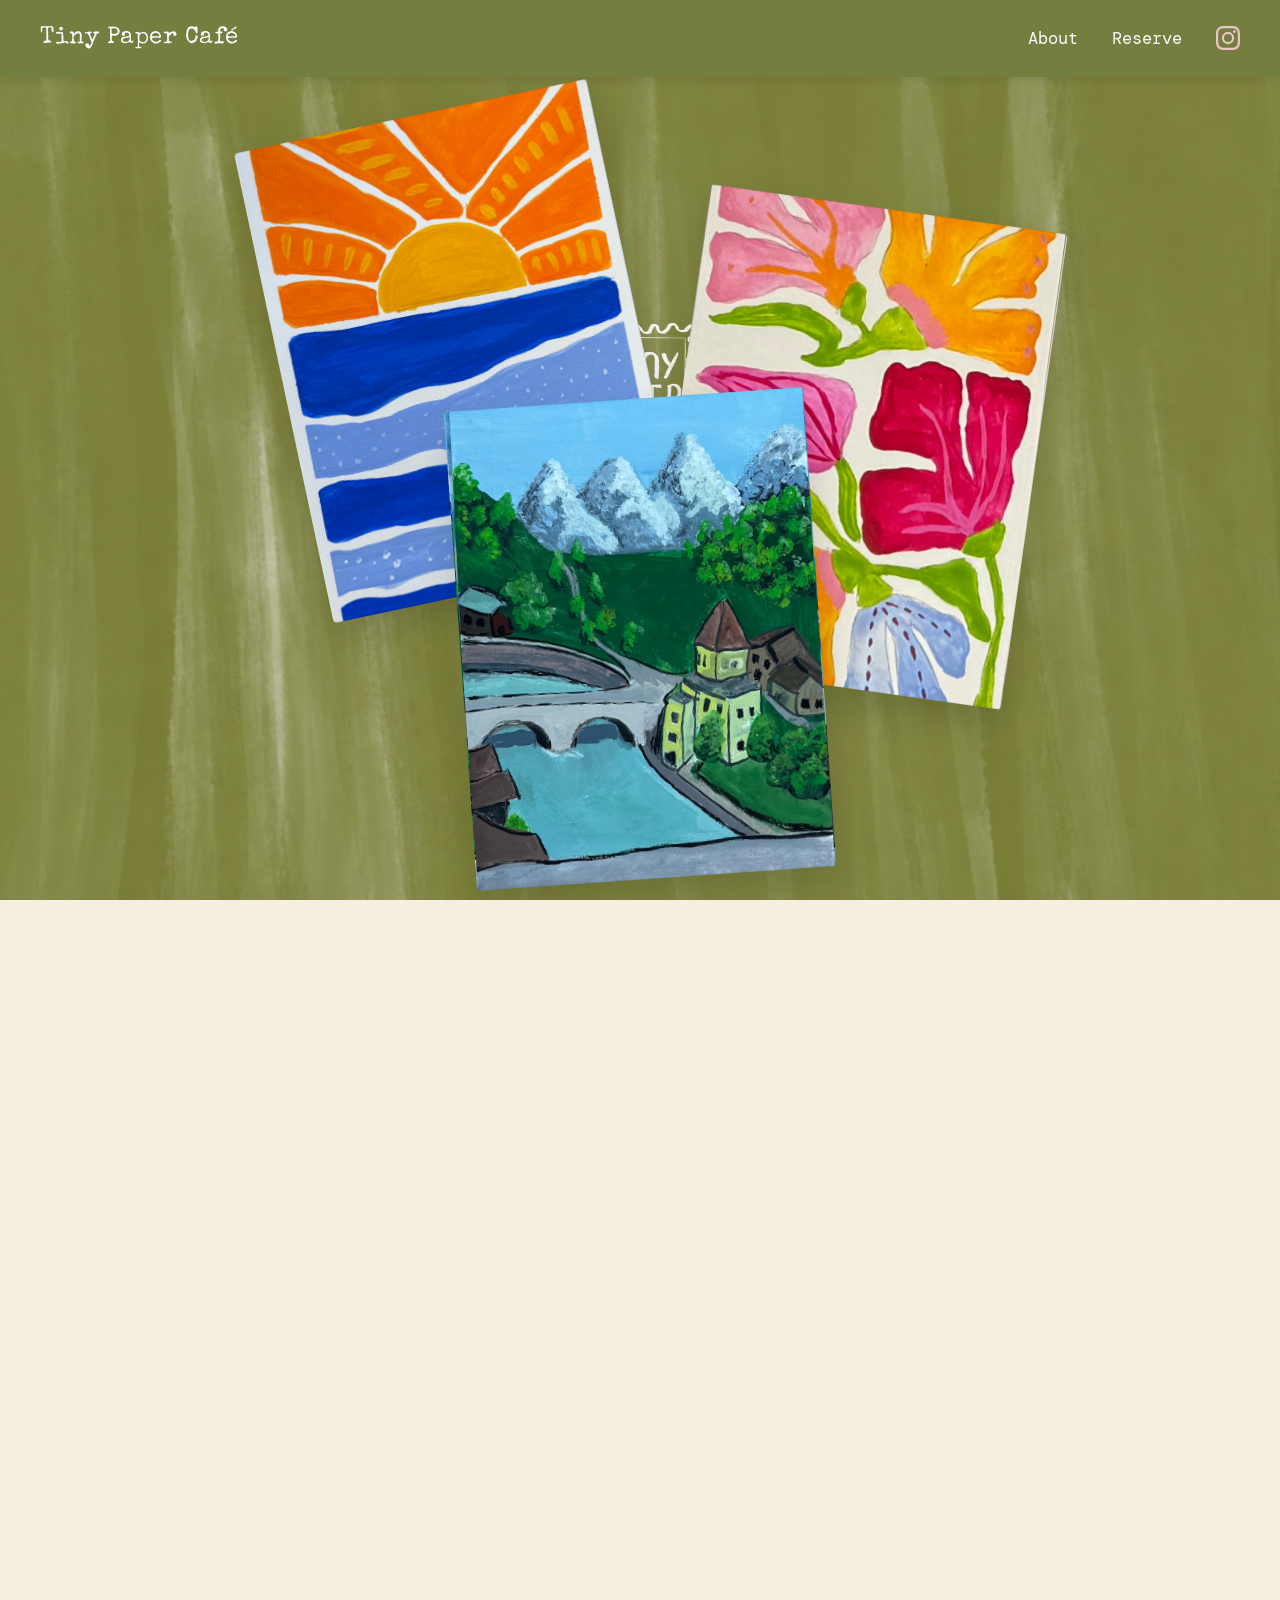
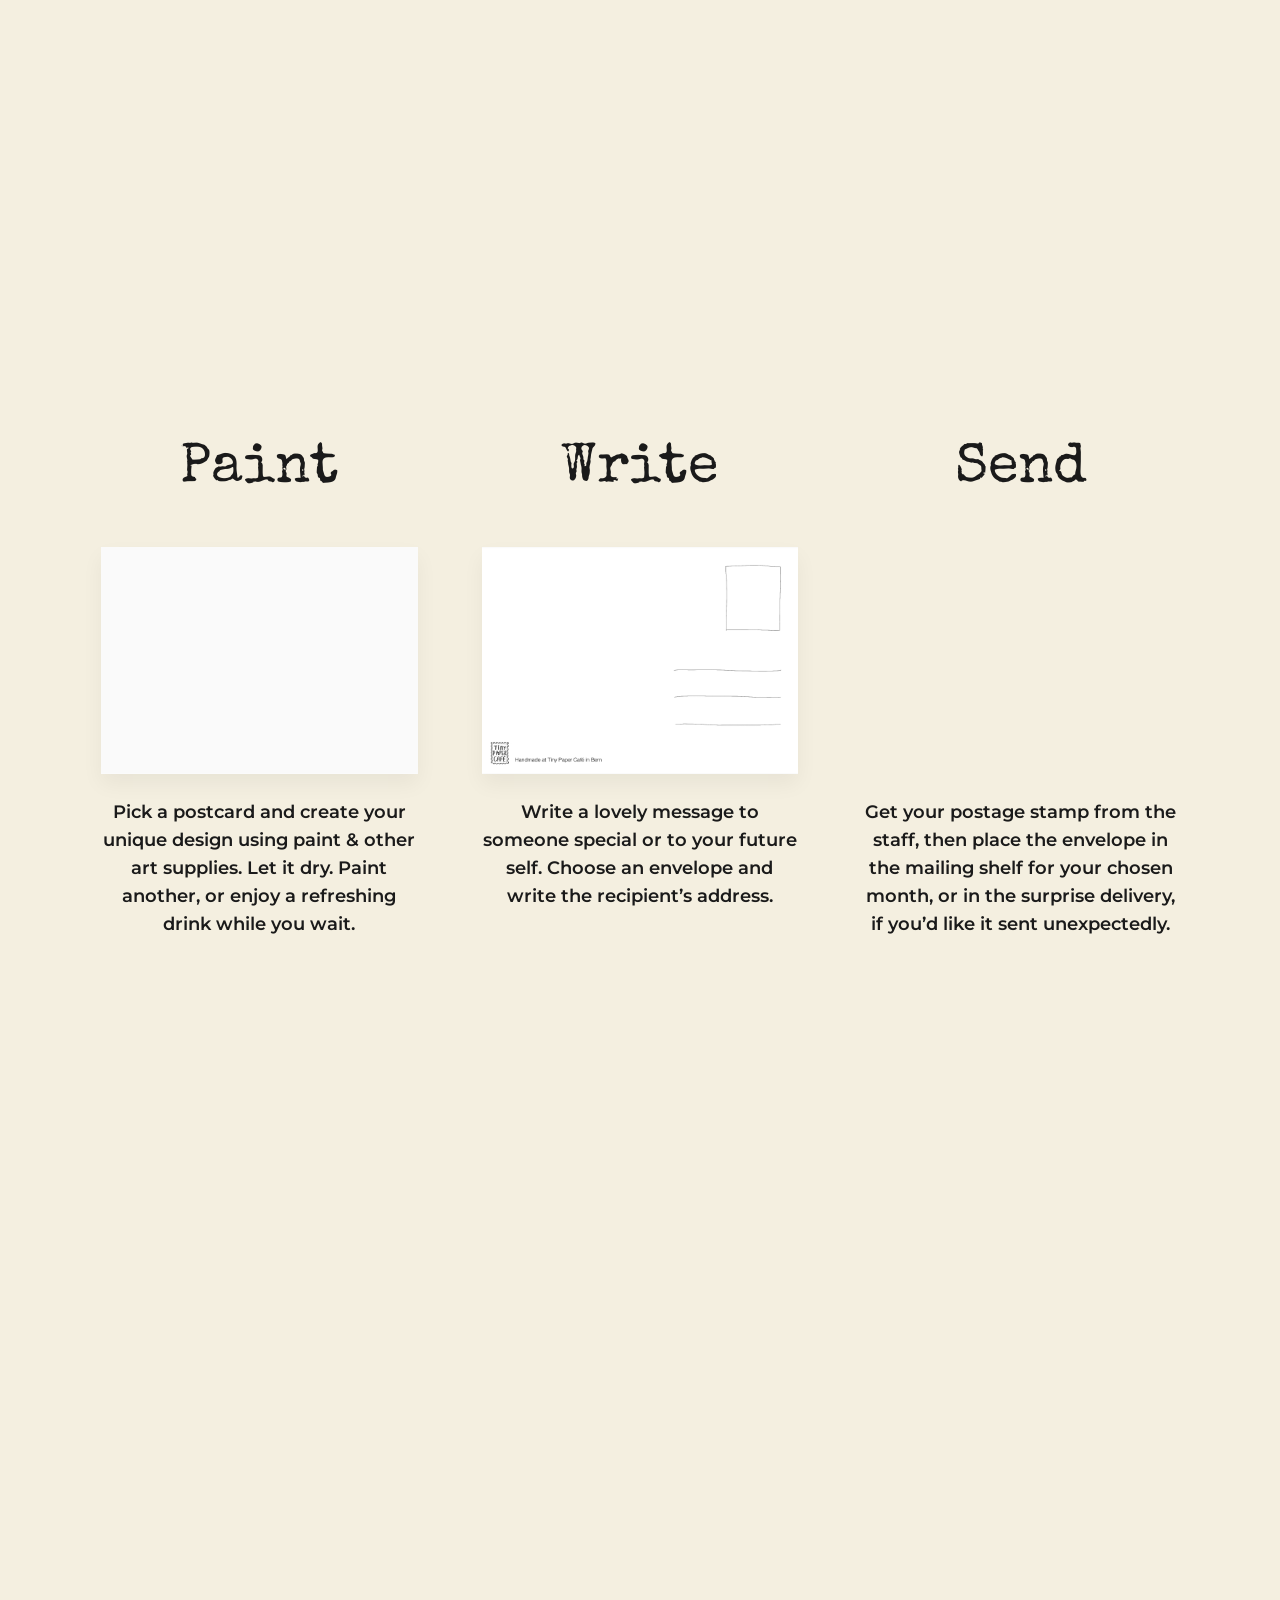
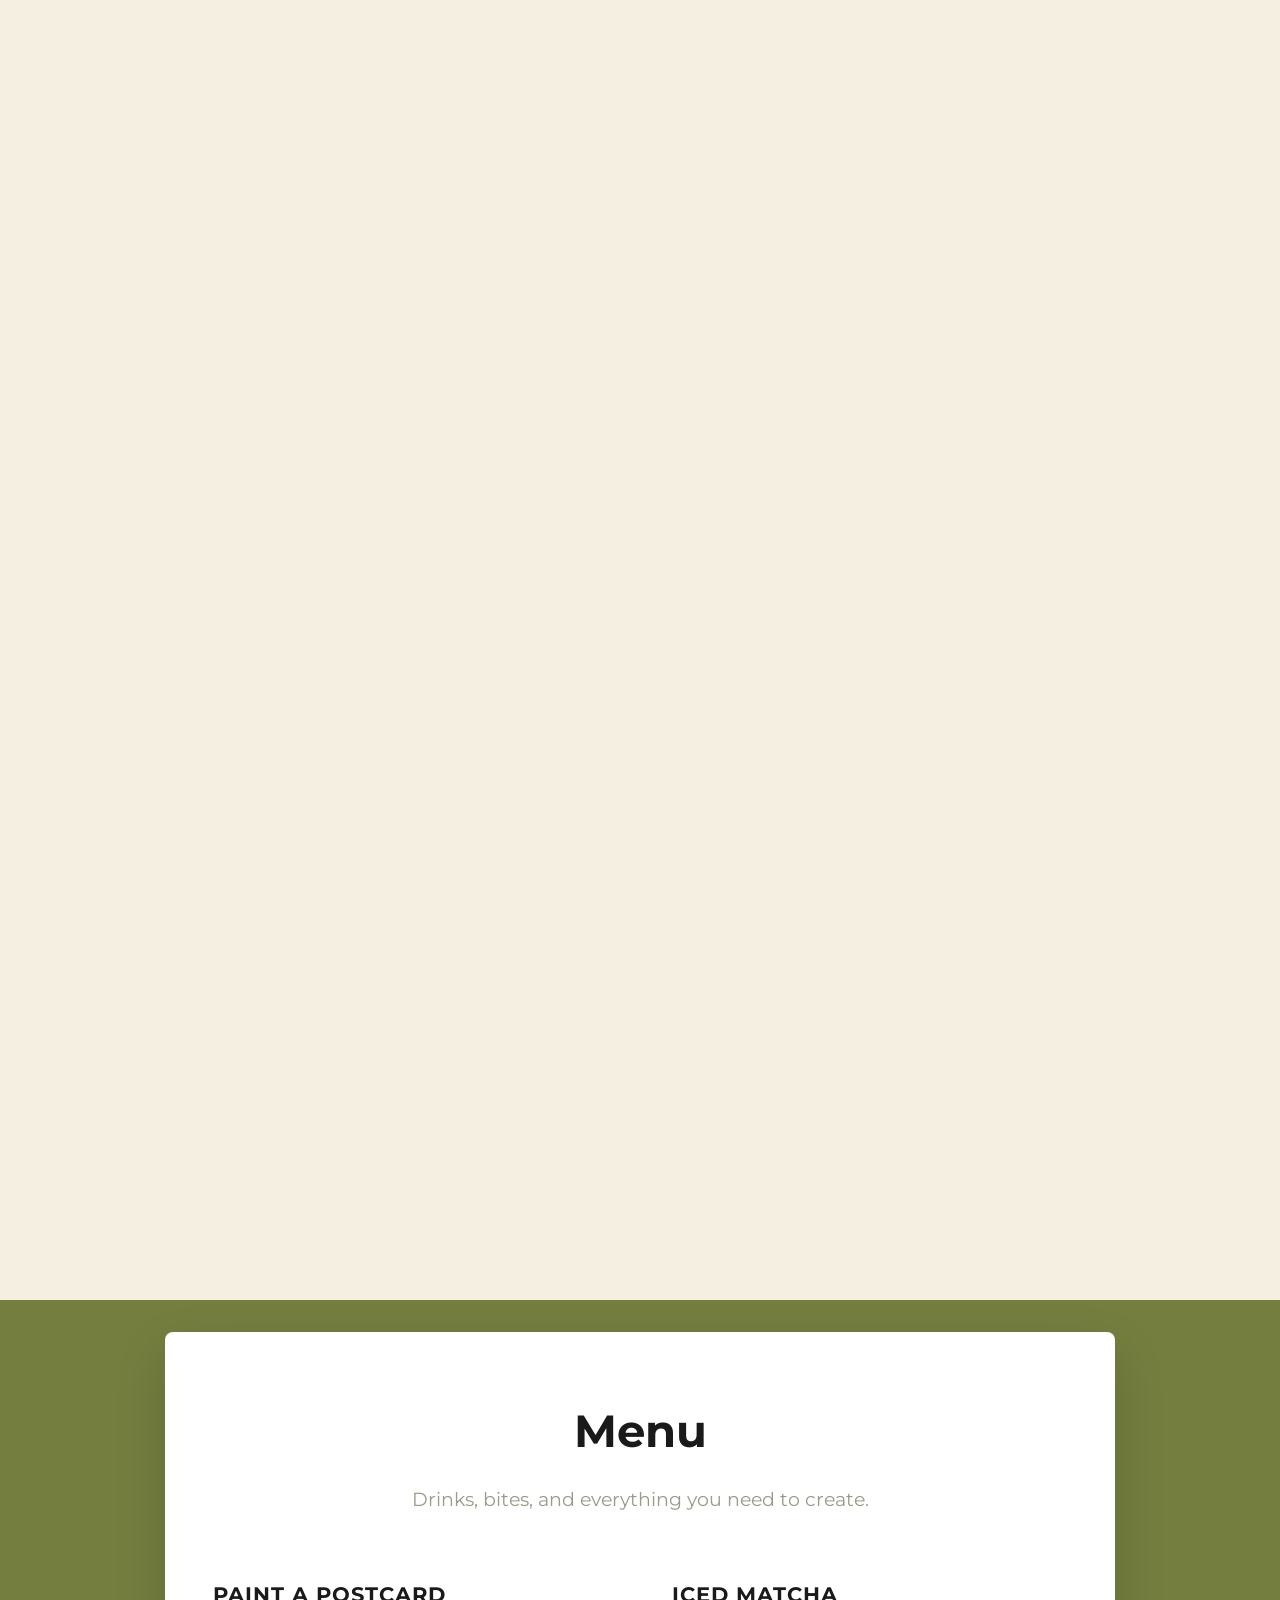
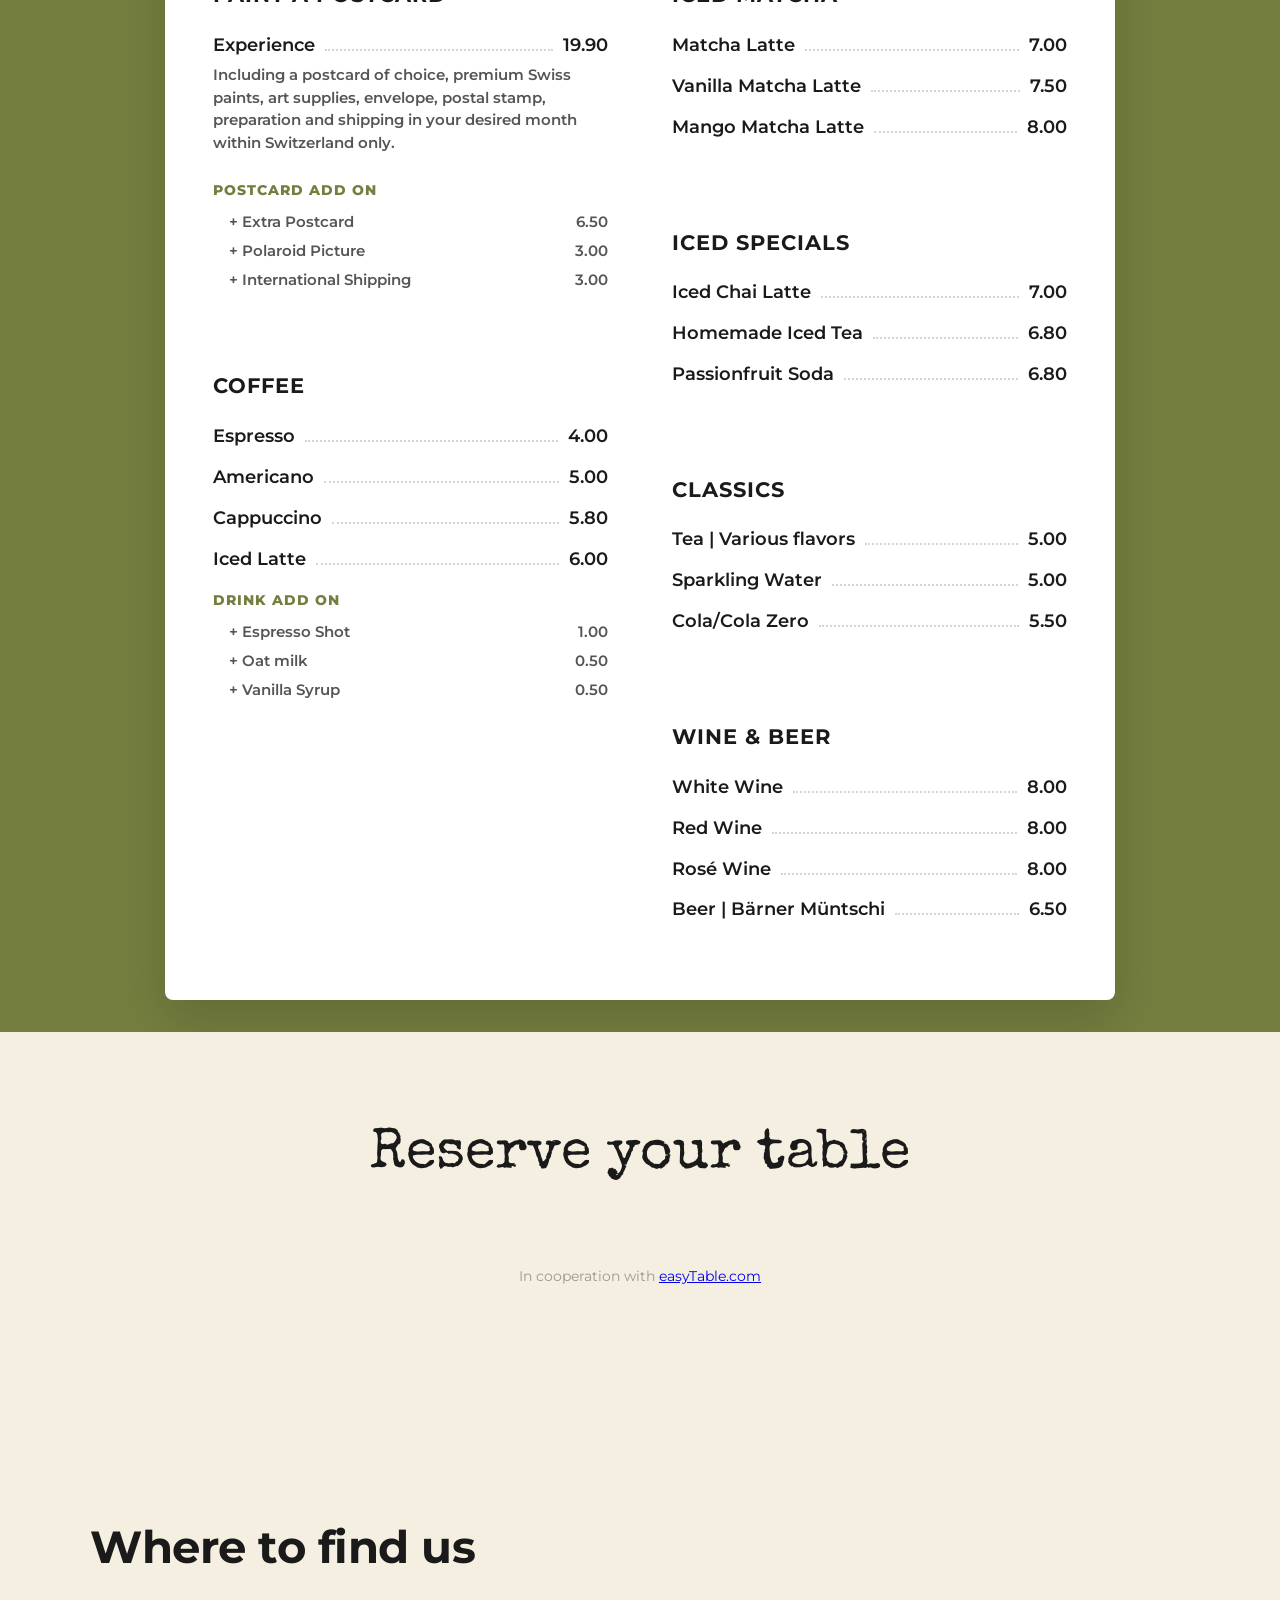
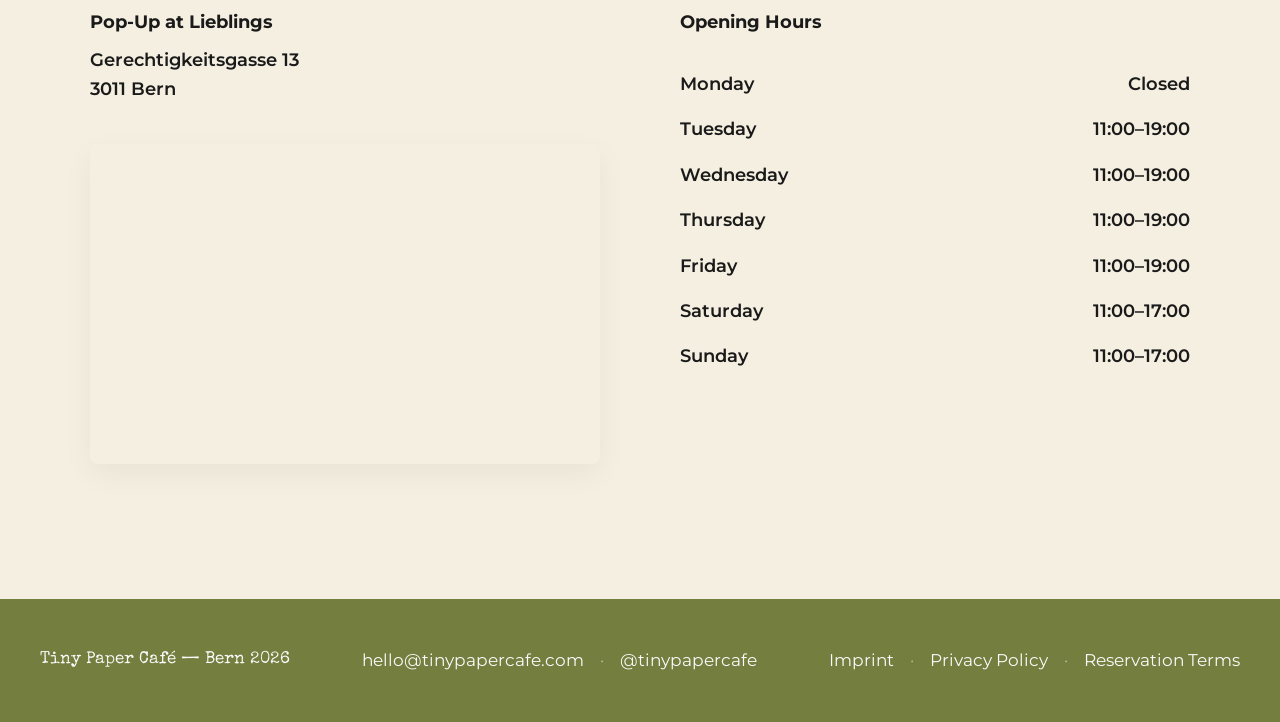
<file: index.html>
<!DOCTYPE html>
<html lang="en">
<head>
    <meta charset="UTF-8">
    <meta name="viewport" content="width=device-width, initial-scale=1.0">
    <meta name="description" content="Tiny Paper Café in Bern: Entspanne dich, gestalte handgemalte Postkarten und genieße Spezialitätenkaffee, Matcha und nordische Leckereien.">
    <title>Tiny Paper Café | Bern</title>
    <link rel="preconnect" href="https://fonts.googleapis.com">
    <link rel="preconnect" href="https://fonts.gstatic.com" crossorigin>
    <link href="https://fonts.googleapis.com/css2?family=DM+Mono:ital,wght@0,300;0,400;0,500;1,300;1,400;1,500&family=Montserrat:wght@300;400;500;600;700;800&family=Special+Elite&display=swap" rel="stylesheet">
    <link rel="stylesheet" href="style.css?v=2">
    <link rel="stylesheet" href="transition.css">
    <link rel="icon" type="image/png" href="logo_black.png">
</head>
<body>

    <!-- Page Transition Overlay -->
    <div id="page-transition-overlay" class="is-active">
        <script>
            if (sessionStorage.getItem('playOutAnimation') !== 'true') {
                document.getElementById('page-transition-overlay').style.display = 'none';
            }
        </script>
        <div class="transition-stripe s1 is-covering"></div>
        <div class="transition-stripe s2 is-covering"></div>
        <div class="transition-stripe s3 is-covering"></div>
        <div class="transition-stripe s4 is-covering"></div>
        <div class="transition-stripe s5 is-covering"></div>
        <div class="transition-stripe s6 is-covering"></div>
    </div>
    <!-- Rough Edge SVG Filter -->
    <svg style="width:0; height:0; position:absolute;" aria-hidden="true">
        <filter id="rough-edge">
            <feTurbulence type="fractalNoise" baseFrequency="0.05" numOctaves="3" result="noise" />
            <feDisplacementMap in="SourceGraphic" in2="noise" scale="5" xChannelSelector="R" yChannelSelector="G" />
        </filter>
    </svg>

    <!-- Splash Screen Intro -->
    <div id="splashScreen" class="splash-screen">
        <div class="splash-logo">
            <img src="logo_white.png" alt="Tiny Paper Café Logo">
        </div>
    </div>

    <!-- 1. Navigation -->
    <nav>
        <a href="index.html" class="nav-logo special-font">Tiny Paper Café</a>
        <div class="nav-links">
            <a href="about.html">About</a>
            <a href="#reserve">Reserve</a>
            <a href="https://instagram.com/tinypapercafe" target="_blank" class="nav-icon" aria-label="Instagram">
                <svg viewBox="0 0 24 24" width="24" height="24" fill="var(--accent-color)" style="vertical-align: middle; margin-top: -3px;">
                    <path d="M12 2.163c3.204 0 3.584.012 4.85.07 3.252.148 4.771 1.691 4.919 4.919.058 1.265.069 1.645.069 4.849 0 3.205-.012 3.584-.069 4.849-.149 3.225-1.664 4.771-4.919 4.919-1.266.058-1.644.07-4.85.07-3.204 0-3.584-.012-4.849-.07-3.26-.149-4.771-1.699-4.919-4.92-.058-1.265-.07-1.644-.07-4.849 0-3.204.013-3.583.07-4.849.149-3.227 1.664-4.771 4.919-4.919 1.266-.057 1.645-.069 4.849-.069zM12 0C8.741 0 8.333.014 7.053.072 2.695.272.273 2.69.073 7.052.014 8.333 0 8.741 0 12c0 3.259.014 3.668.072 4.948.2 4.358 2.618 6.78 6.98 6.98C8.333 23.986 8.741 24 12 24c3.259 0 3.668-.014 4.948-.072 4.354-.2 6.782-2.618 6.979-6.98.059-1.28.073-1.689.073-4.948 0-3.259-.014-3.667-.072-4.947-.196-4.354-2.617-6.78-6.979-6.98C15.668.014 15.259 0 12 0zm0 5.838a6.162 6.162 0 100 12.324 6.162 6.162 0 000-12.324zM12 16a4 4 0 110-8 4 4 0 010 8zm6.406-11.845a1.44 1.44 0 100 2.881 1.44 1.44 0 000-2.881z"/>
                </svg>
            </a>
        </div>
    </nav>

    <!-- 2. Hero -->
    <section class="hero" id="heroSection">
        <div class="hero-sticky-container">
            <!-- Positioned exactly in the center of the viewport -->
            <div class="hero-postcards-container" id="heroPostcards">
                <div class="landing-card lc-1"></div>
                <div class="landing-card lc-2"></div>
                <div class="landing-card lc-3"></div>
            </div>
            
            <div class="hero-animation-layer">
                <div class="stamp-logo" id="heroLogo">
                    <img src="logo_white.png" alt="Tiny Paper Café Logo">
                </div>
            </div>
            
            <div class="hero-content-text" id="heroText" style="opacity: 0; pointer-events: none; transition: opacity 0.5s ease;">
                <p class="hero-tagline">Bern's Cosy Postcard Café</p>
                <a href="#reserve" class="btn-primary">Reserve your table &rarr;</a>
            </div>
            
            <div class="scroll-indicator" id="scrollIndicator">
                <span>Scroll</span>
                <div class="arrow">&darr;</div>
            </div>
        </div>
    </section>

    <!-- 3. The Experience Section -->
    <section id="about" class="experience-section">
        <div class="experience-sticky">
            <div class="process-grid">
                <!-- Paint -->
                <div class="process-col">
                    <h2 class="special-font">Paint</h2>
                    <svg class="process-img paint-svg" viewBox="0 0 1400 1000" xmlns="http://www.w3.org/2000/svg">
                        <rect width="1400" height="1000" fill="var(--white)" />
                        <mask id="paintMask">
                            <path class="brush-stroke" fill="none" stroke="white" stroke-width="480" stroke-linecap="round" stroke-linejoin="round"
                                  d="M -120,120 
                                     C 600,240 800,-40 1520,200 
                                     C 800,400 400,240 -120,440 
                                     C 600,640 800,360 1520,600 
                                     C 800,800 400,600 -120,840 
                                     C 600,1040 800,760 1520,1000 
                                     C 800,1200 400,1000 -120,1240" />
                        </mask>
                        <image href="IMG_8361.jpg" width="1400" height="1000" preserveAspectRatio="xMidYMid slice" mask="url(#paintMask)" loading="lazy" />
                    </svg>
                    <p class="process-desc">Pick a postcard and create your unique design using paint &amp; other art supplies. Let it dry. Paint another, or enjoy a refreshing drink while you wait.</p>
                </div>
                <!-- Write -->
                <div class="process-col">
                    <h2 class="special-font">Write</h2>
                    <div class="process-img" style="position: relative; aspect-ratio: 350 / 250; overflow: hidden; display: flex; align-items: center; justify-content: center;">
                        <img src="Postcard with logo.jpg" alt="Write Postcard" loading="lazy" style="position: absolute; height: 140%; width: 140%; object-fit: contain; transform: rotate(-90deg);" />
                        <div class="write-text-overlay" style="position: absolute; top: 40%; left: 15%; font-family: 'Special Elite', cursive; font-size: clamp(0.9rem, 4vw, 1.8rem); color: #2c2c2c; transform: rotate(-8deg); white-space: nowrap; clip-path: polygon(0 0, 0 0, 0 100%, 0 100%);">
                            Tiny Paper Café
                        </div>
                    </div>
                    <p class="process-desc">Write a lovely message to someone special or to your future self. Choose an envelope and write the recipient’s address.</p>
                </div>
                <!-- Send -->
                <div class="process-col">
                    <h2 class="special-font" style="position: relative; z-index: 10;">Send</h2>
                    <svg class="process-img send-svg" viewBox="0 0 350 250" xmlns="http://www.w3.org/2000/svg" style="overflow: visible;">
                        <!-- Background -->
                        <rect width="350" height="250" fill="var(--white)" />
                        
                        <!-- Flap Open (Back layer) -->
                        <polygon class="flap-open" points="0,0 175,-135 350,0" fill="var(--white)" stroke="#BB9B2C" stroke-width="6" stroke-linejoin="round" />
                        
                        <!-- Postcard sliding in -->
                        <g class="letter-insert">
                            <g transform="translate(0, 250) rotate(-90)">
                                <image href="Postcard with logo.jpg" width="250" height="350" preserveAspectRatio="xMidYMid slice" loading="lazy" />
                            </g>
                        </g>

                        <!-- Envelope Front -->
                        <g class="envelope-front">
                            <polygon points="0,0 175,125 0,250" fill="var(--white)" stroke="#BB9B2C" stroke-width="6" stroke-linejoin="round" />
                            <polygon points="350,0 175,125 350,250" fill="var(--white)" stroke="#BB9B2C" stroke-width="6" stroke-linejoin="round" />
                            <polygon points="0,250 175,115 350,250" fill="var(--white)" stroke="#BB9B2C" stroke-width="6" stroke-linejoin="round" />
                        </g>

                        <!-- Flap Closed (Front layer) -->
                        <g class="envelope-flap-front">
                            <polygon points="0,0 175,135 350,0" fill="var(--white)" stroke="#BB9B2C" stroke-width="6" stroke-linejoin="round" />
                        </g>
                    </svg>
                    <p class="process-desc">Get your postage stamp from the staff, then place the envelope in the mailing shelf for your chosen month, or in the surprise delivery, if you’d like it sent unexpectedly.</p>
                </div>
            </div>
        </div>
    </section>

    <!-- 4. The Menu Section -->
    <section id="menu" class="menu-section">
        <div class="menu-wrapper">
            <div class="menu-card">
                <h2 class="special-font">Menu</h2>
                <p class="menu-subtitle">Drinks, bites, and everything you need to create.</p>
                
                <div class="menu-grid">
                    <!-- Column 1 -->
                    <div class="menu-column">
                        <div class="menu-group">
                            <h3 class="menu-category">PAINT A POSTCARD</h3>
                            <div class="menu-item"><span>Experience</span> <span class="dots"></span> <span>19.90</span></div>
                            <p class="menu-description">Including a postcard of choice, premium Swiss paints, art supplies, envelope, postal stamp, preparation and shipping in your desired month within Switzerland only.</p>
                            
                            <h4 class="addon-title">POSTCARD ADD ON</h4>
                            <div class="menu-addon"><span>+ Extra Postcard</span> <span>6.50</span></div>
                            <div class="menu-addon"><span>+ Polaroid Picture</span> <span>3.00</span></div>
                            <div class="menu-addon"><span>+ International Shipping</span> <span>3.00</span></div>
                        </div>

                        <div class="menu-group">
                            <h3 class="menu-category">COFFEE</h3>
                            <div class="menu-item"><span>Espresso</span> <span class="dots"></span> <span>4.00</span></div>
                            <div class="menu-item"><span>Americano</span> <span class="dots"></span> <span>5.00</span></div>
                            <div class="menu-item"><span>Cappuccino</span> <span class="dots"></span> <span>5.80</span></div>
                            <div class="menu-item"><span>Iced Latte</span> <span class="dots"></span> <span>6.00</span></div>
                            
                            <h4 class="addon-title" style="margin-top: 1rem;">DRINK ADD ON</h4>
                            <div class="menu-addon"><span>+ Espresso Shot</span> <span>1.00</span></div>
                            <div class="menu-addon"><span>+ Oat milk</span> <span>0.50</span></div>
                            <div class="menu-addon"><span>+ Vanilla Syrup</span> <span>0.50</span></div>
                        </div>
                    </div>
                    
                    <!-- Column 2 -->
                    <div class="menu-column">
                        <div class="menu-group">
                            <h3 class="menu-category">ICED MATCHA</h3>
                            <div class="menu-item"><span>Matcha Latte</span> <span class="dots"></span> <span>7.00</span></div>
                            <div class="menu-item"><span>Vanilla Matcha Latte</span> <span class="dots"></span> <span>7.50</span></div>
                            <div class="menu-item"><span>Mango Matcha Latte</span> <span class="dots"></span> <span>8.00</span></div>
                        </div>
                        
                        <div class="menu-group">
                            <h3 class="menu-category">ICED SPECIALS</h3>
                            <div class="menu-item"><span>Iced Chai Latte</span> <span class="dots"></span> <span>7.00</span></div>
                            <div class="menu-item"><span>Homemade Iced Tea</span> <span class="dots"></span> <span>6.80</span></div>
                            <div class="menu-item"><span>Passionfruit Soda</span> <span class="dots"></span> <span>6.80</span></div>
                        </div>

                        <div class="menu-group">
                            <h3 class="menu-category">CLASSICS</h3>
                            <div class="menu-item"><span>Tea | Various flavors</span> <span class="dots"></span> <span>5.00</span></div>
                            <div class="menu-item"><span>Sparkling Water</span> <span class="dots"></span> <span>5.00</span></div>
                            <div class="menu-item"><span>Cola/Cola Zero</span> <span class="dots"></span> <span>5.50</span></div>
                        </div>

                        <div class="menu-group">
                            <h3 class="menu-category">WINE & BEER</h3>
                            <div class="menu-item"><span>White Wine</span> <span class="dots"></span> <span>8.00</span></div>
                            <div class="menu-item"><span>Red Wine</span> <span class="dots"></span> <span>8.00</span></div>
                            <div class="menu-item"><span>Rosé Wine</span> <span class="dots"></span> <span>8.00</span></div>
                            <div class="menu-item"><span>Beer | Bärner Müntschi</span> <span class="dots"></span> <span>6.50</span></div>
                        </div>
                    </div>
                </div>
            </div>
        </div>
    </section>


    <!-- 5. Booking form -->
    <section id="reserve" class="booking-section">
        <h2 class="special-font">Reserve your table</h2>

        <div class="BookingBox" data-place="18138" data-lang="en" style="max-width: 100%; overflow-x: hidden;">
            <span>In cooperation with <a href="https://easytable.com/" target="_blank" title="Restaurant reservation and booking system">easyTable.com</a></span>
        </div>
    </section>

    <!-- 6. Location & Hours Section -->
    <section id="location" class="location-section">
        <div class="location-header">
            <h2>Where to find us</h2>
        </div>
        <div class="location-container">
            <!-- Left Column: Address and Map -->
            <div class="location-left">
                <div class="location-address">
                    <p class="address-title">Pop-Up at Lieblings</p>
                    <p>Gerechtigkeitsgasse 13<br>3011 Bern</p>
                </div>
                <div class="location-map">
                    <iframe 
                        src="https://www.google.com/maps/embed?pb=!1m18!1m12!1m3!1d2723.957640245642!2d7.452661576767664!3d46.94843077114167!2m3!1f0!2f0!3f0!3m2!1i1024!2i768!4f13.1!3m3!1m2!1s0x478e39c43d8b1399%3A0xcb1b6ed200a06bd2!2sGerechtigkeitsgasse%2013%2C%203011%20Bern%2C%20Switzerland!5e0!3m2!1sen!2sch!4v1715000000000!5m2!1sen!2sch" 
                        width="100%" 
                        height="320" 
                        style="border:0;" 
                        allowfullscreen="" 
                        loading="lazy" 
                        referrerpolicy="no-referrer-when-downgrade">
                    </iframe>
                </div>
            </div>
            
            <!-- Right Column: Opening Hours -->
            <div class="location-right">
                <div class="hours-box">
                    <h3 class="hours-title">Opening Hours</h3>
                    <div class="hours-list">
                        <div class="hours-row">
                            <span class="day">Monday</span>
                            <span class="time">Closed</span>
                        </div>
                        <div class="hours-row">
                            <span class="day">Tuesday</span>
                            <span class="time">11:00–19:00</span>
                        </div>
                        <div class="hours-row">
                            <span class="day">Wednesday</span>
                            <span class="time">11:00–19:00</span>
                        </div>
                        <div class="hours-row">
                            <span class="day">Thursday</span>
                            <span class="time">11:00–19:00</span>
                        </div>
                        <div class="hours-row">
                            <span class="day">Friday</span>
                            <span class="time">11:00–19:00</span>
                        </div>
                        <div class="hours-row">
                            <span class="day">Saturday</span>
                            <span class="time">11:00–17:00</span>
                        </div>
                        <div class="hours-row">
                            <span class="day">Sunday</span>
                            <span class="time">11:00–17:00</span>
                        </div>
                    </div>
                </div>
            </div>
        </div>
    </section>

    <!-- 7. Footer -->
    <footer>
        <div class="footer-left">
            <span class="special-font">Tiny Paper Café — Bern 2026</span>
        </div>
        <div class="footer-center">
            <a href="mailto:hello@tinypapercafe.com">hello@tinypapercafe.com</a>
            <span class="separator">·</span>
            <a href="https://instagram.com/tinypapercafe" target="_blank">@tinypapercafe</a>
        </div>
        <div class="footer-right">
            <a href="impressum.html">Imprint</a>
            <span class="separator">·</span>
            <a href="datenschutz.html">Privacy Policy</a>
            <span class="separator">·</span>
            <a href="reservierungsbedingungen.html">Reservation Terms</a>
        </div>
    </footer>

    <script src="animations.js"></script>
    <!-- easyTableBooking Script -->
    <script type="text/javascript">
    (function() { 
        var st=document.createElement('script'); st.type='text/javascript'; st.async=true; 
        st.src='https://book.easytable.com/book/widget/v3/book.js'; 
        var sc=document.getElementsByTagName('script')[0]; 
        sc.parentNode.insertBefore(st, sc); 
    })();
    </script>
    <noscript>Your browser does not support JavaScript!</noscript>
    <script src="transition.js"></script>
</body>
</html>
</file>
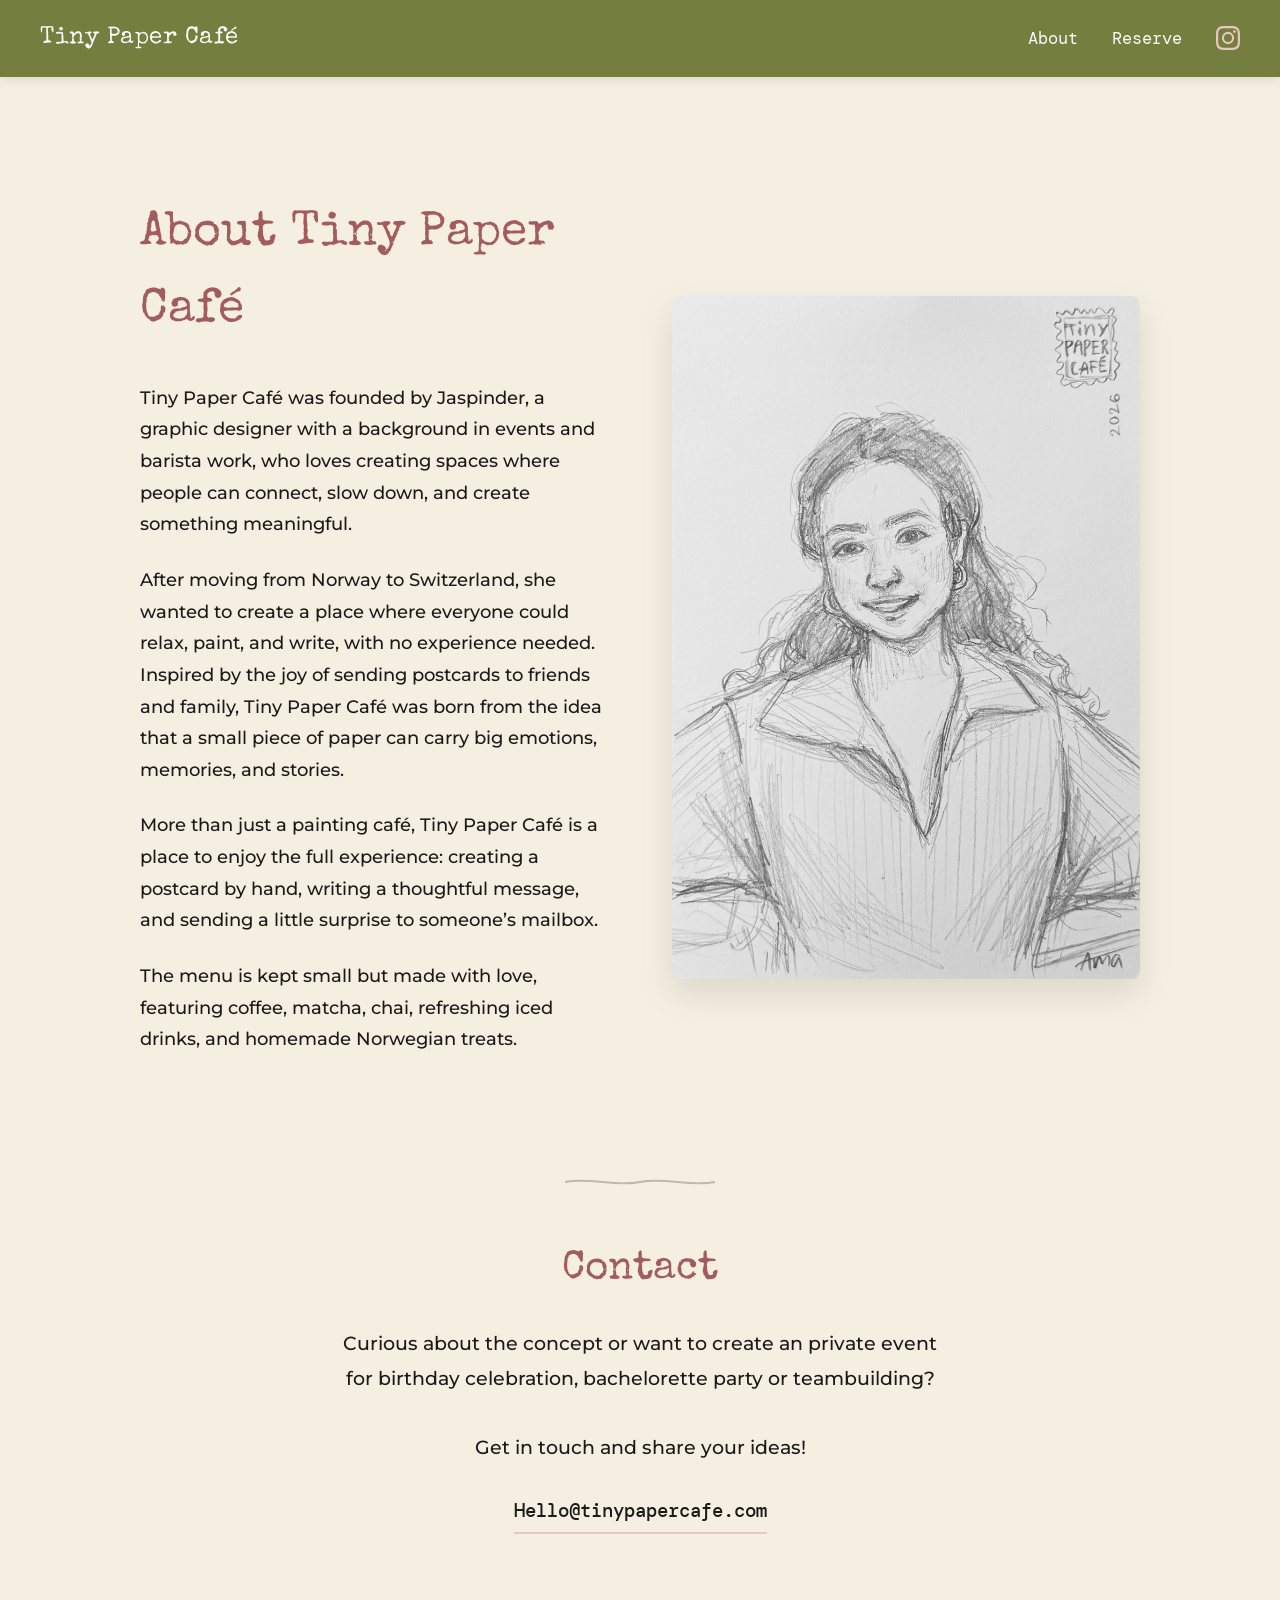
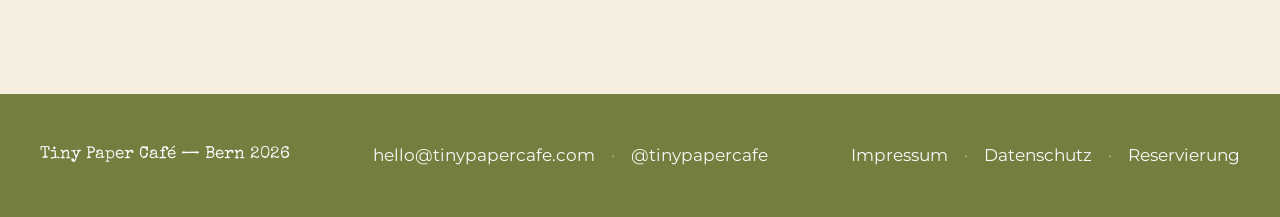
<file: about.html>
<!DOCTYPE html>
<html lang="en">
<head>
    <meta charset="UTF-8">
    <meta name="viewport" content="width=device-width, initial-scale=1.0">
    <title>About | Tiny Paper Café</title>
    <link rel="preconnect" href="https://fonts.googleapis.com">
    <link rel="preconnect" href="https://fonts.gstatic.com" crossorigin>
    <link href="https://fonts.googleapis.com/css2?family=DM+Mono:ital,wght@0,300;0,400;0,500;1,300;1,400;1,500&family=Montserrat:wght@300;400;500;600;700;800&family=Special+Elite&display=swap" rel="stylesheet">
    <link rel="stylesheet" href="style.css?v=2">
    <link rel="stylesheet" href="transition.css">
    <link rel="icon" type="image/png" href="logo_black.png">
</head>
<body style="padding-top: 100px; background-color: var(--bg-color);">

    <!-- Page Transition Overlay -->
    <div id="page-transition-overlay" class="is-active">
        <script>
            if (sessionStorage.getItem('playOutAnimation') !== 'true') {
                document.getElementById('page-transition-overlay').style.display = 'none';
            }
        </script>
        <div class="transition-stripe s1 is-covering"></div>
        <div class="transition-stripe s2 is-covering"></div>
        <div class="transition-stripe s3 is-covering"></div>
        <div class="transition-stripe s4 is-covering"></div>
        <div class="transition-stripe s5 is-covering"></div>
        <div class="transition-stripe s6 is-covering"></div>
    </div>
    <!-- Rough Edge SVG Filter -->
    <svg style="width:0; height:0; position:absolute;" aria-hidden="true">
        <filter id="rough-edge">
            <feTurbulence type="fractalNoise" baseFrequency="0.05" numOctaves="3" result="noise" />
            <feDisplacementMap in="SourceGraphic" in2="noise" scale="5" xChannelSelector="R" yChannelSelector="G" />
        </filter>
    </svg>

    <!-- Navigation -->
    <nav class="scrolled">
        <a href="index.html" class="nav-logo special-font">Tiny Paper Café</a>
        <div class="nav-links">
            <a href="about.html">About</a>
            <a href="index.html#reserve">Reserve</a>
            <a href="https://instagram.com/tinypapercafe" target="_blank" class="nav-icon" aria-label="Instagram">
                <svg viewBox="0 0 24 24" width="24" height="24" fill="var(--accent-color)" style="vertical-align: middle; margin-top: -3px;">
                    <path d="M12 2.163c3.204 0 3.584.012 4.85.07 3.252.148 4.771 1.691 4.919 4.919.058 1.265.069 1.645.069 4.849 0 3.205-.012 3.584-.069 4.849-.149 3.225-1.664 4.771-4.919 4.919-1.266.058-1.644.07-4.85.07-3.204 0-3.584-.012-4.849-.07-3.26-.149-4.771-1.699-4.919-4.92-.058-1.265-.07-1.644-.07-4.849 0-3.204.013-3.583.07-4.849.149-3.227 1.664-4.771 4.919-4.919 1.266-.057 1.645-.069 4.849-.069zM12 0C8.741 0 8.333.014 7.053.072 2.695.272.273 2.69.073 7.052.014 8.333 0 8.741 0 12c0 3.259.014 3.668.072 4.948.2 4.358 2.618 6.78 6.98 6.98C8.333 23.986 8.741 24 12 24c3.259 0 3.668-.014 4.948-.072 4.354-.2 6.782-2.618 6.979-6.98.059-1.28.073-1.689.073-4.948 0-3.259-.014-3.667-.072-4.947-.196-4.354-2.617-6.78-6.979-6.98C15.668.014 15.259 0 12 0zm0 5.838a6.162 6.162 0 100 12.324 6.162 6.162 0 000-12.324zM12 16a4 4 0 110-8 4 4 0 010 8zm6.406-11.845a1.44 1.44 0 100 2.881 1.44 1.44 0 000-2.881z"/>
                </svg>
            </a>
        </div>
    </nav>

    <!-- About Section -->
    <section class="about-page-container" style="max-width: 1200px; margin: 4rem auto; padding: 2rem; min-height: 60vh;">
        
        <div class="about-grid">
            <div class="about-text-col">
                <h1 class="special-font">About Tiny Paper Café</h1>
                <p>Tiny Paper Café was founded by Jaspinder, a graphic designer with a background in events and barista work, who loves creating spaces where people can connect, slow down, and create something meaningful.</p>
                <p>After moving from Norway to Switzerland, she wanted to create a place where everyone could relax, paint, and write, with no experience needed. Inspired by the joy of sending postcards to friends and family, Tiny Paper Café was born from the idea that a small piece of paper can carry big emotions, memories, and stories.</p>
                <p>More than just a painting café, Tiny Paper Café is a place to enjoy the full experience: creating a postcard by hand, writing a thoughtful message, and sending a little surprise to someone’s mailbox.</p>
                <p>The menu is kept small but made with love, featuring coffee, matcha, chai, refreshing iced drinks, and homemade Norwegian treats.</p>
            </div>
            <div class="about-image-col">
                <img src="IMG_8530.jpeg" alt="Portrait Jaspinder">
            </div>
        </div>

        <div style="display: flex; justify-content: center; margin: 6rem 0 3rem 0;">
            <svg width="150" height="15" viewBox="0 0 150 15" xmlns="http://www.w3.org/2000/svg">
                <!-- Wobbly hand-drawn line to match the paper style -->
                <path d="M 0 7 C 25 2, 50 12, 75 7 C 100 2, 125 12, 150 7" fill="none" stroke="var(--text-color)" stroke-width="2" stroke-linecap="round" opacity="0.25" />
            </svg>
        </div>

        <section class="contact-section">
            <h2 class="special-font">Contact</h2>
            <p>Curious about the concept or want to create an private event for birthday celebration, bachelorette party or teambuilding?<br><br>Get in touch and share your ideas!</p>
            <a href="mailto:hello@tinypapercafe.com" class="contact-link">Hello@tinypapercafe.com</a>
        </section>

    </section>

    <!-- Footer -->
    <footer>
        <div class="footer-left">
            <span class="special-font">Tiny Paper Café — Bern 2026</span>
        </div>
        <div class="footer-center">
            <a href="mailto:hello@tinypapercafe.com">hello@tinypapercafe.com</a>
            <span class="separator">·</span>
            <a href="https://instagram.com/tinypapercafe" target="_blank">@tinypapercafe</a>
        </div>
        <div class="footer-right">
            <a href="impressum.html">Impressum</a>
            <span class="separator">·</span>
            <a href="datenschutz.html">Datenschutz</a>
            <span class="separator">·</span>
            <a href="reservierungsbedingungen.html">Reservierung</a>
        </div>
    </footer>

    <script src="transition.js"></script>
</body>
</html>
</file>
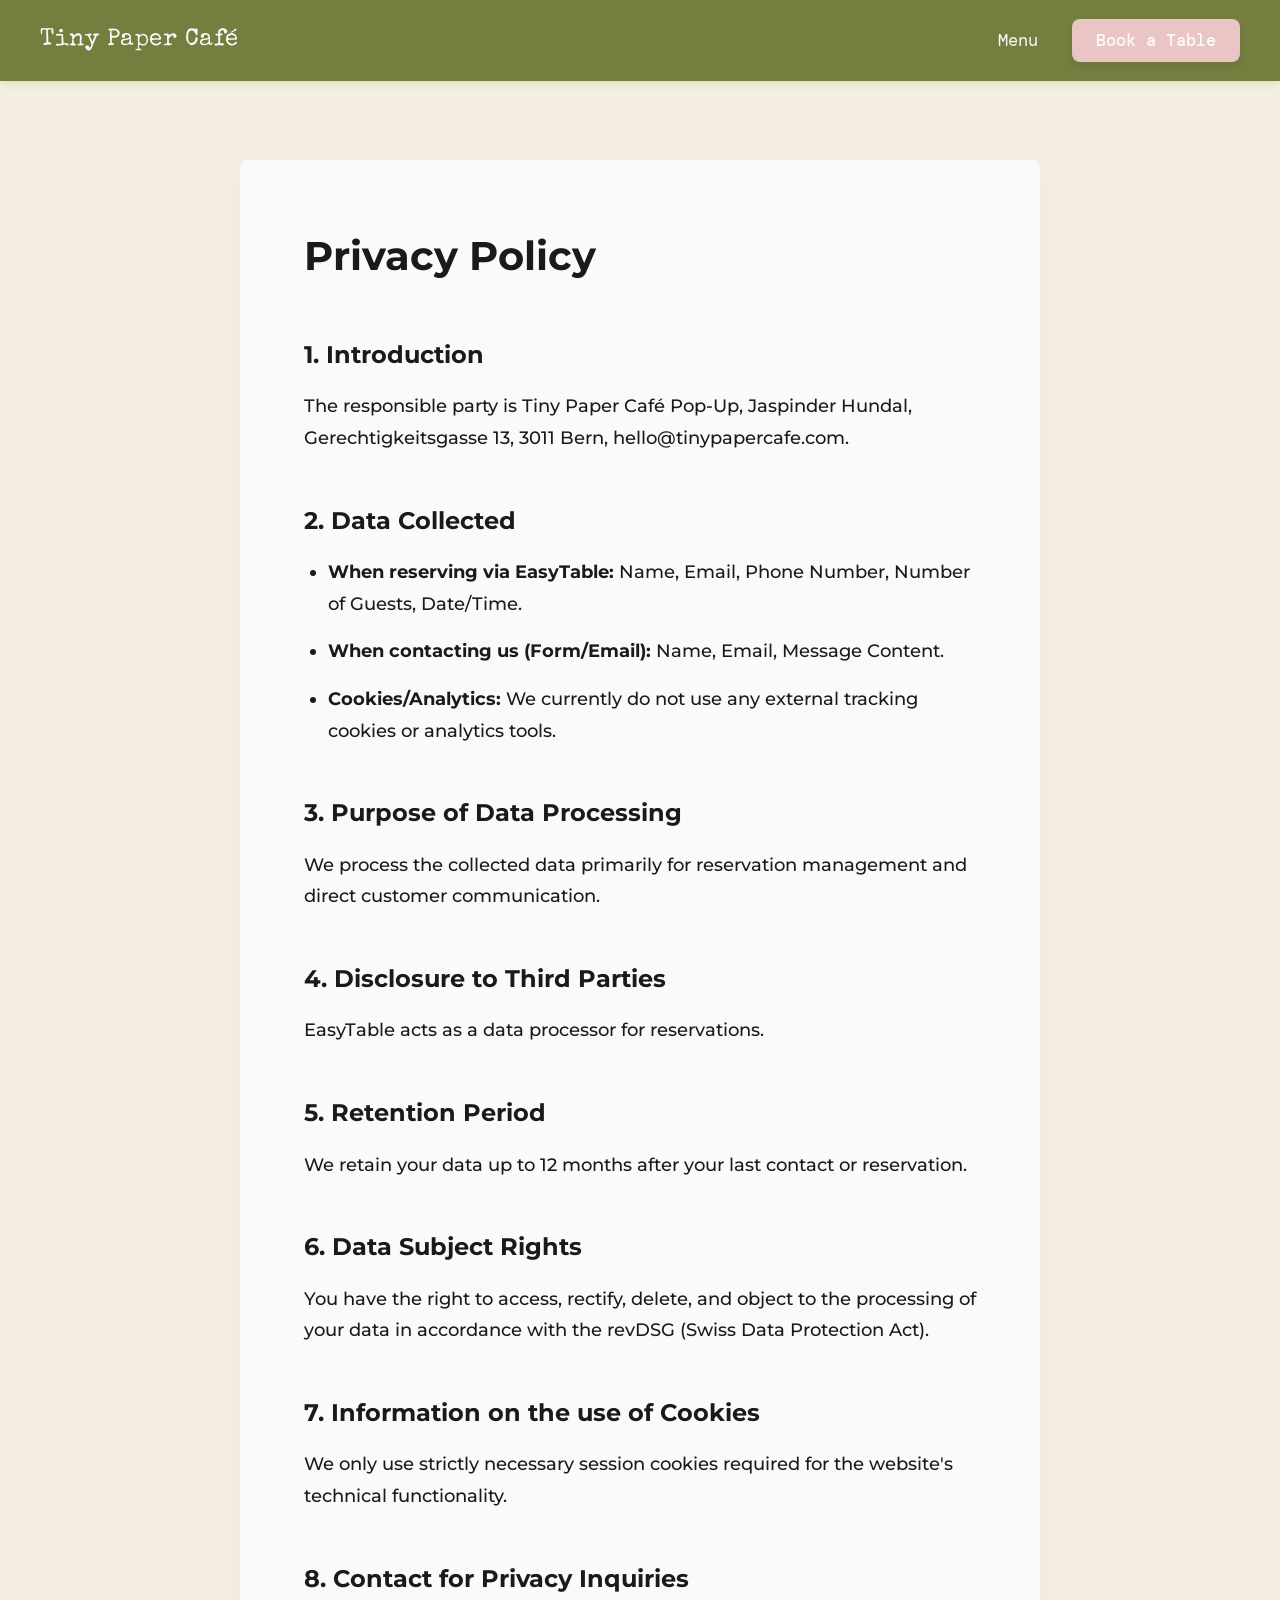
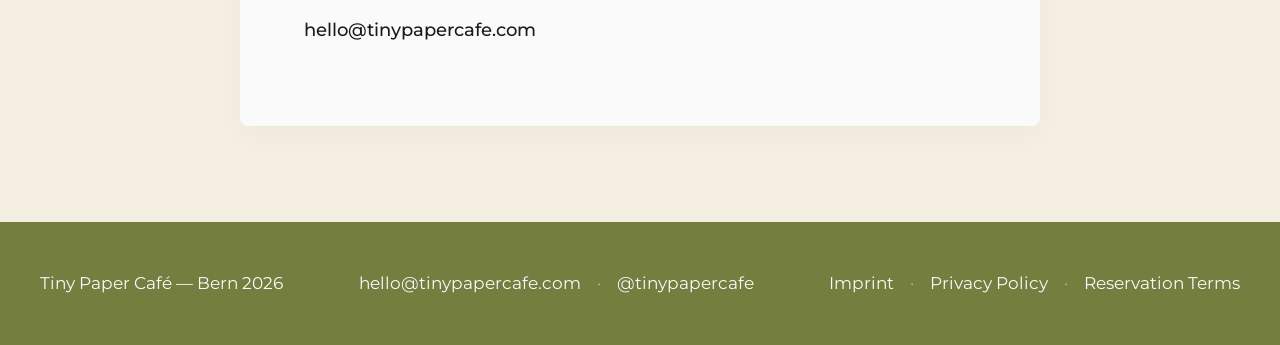
<file: datenschutz.html>
<!DOCTYPE html>
<html lang="en">
<head>
    <meta charset="UTF-8">
    <meta name="viewport" content="width=device-width, initial-scale=1.0">
    <title>Privacy Policy | Tiny Paper Café</title>
    <link rel="preconnect" href="https://fonts.googleapis.com">
    <link rel="preconnect" href="https://fonts.gstatic.com" crossorigin>
    <link href="https://fonts.googleapis.com/css2?family=DM+Mono:ital,wght@0,300;0,400;0,500;1,300;1,400;1,500&family=Montserrat:wght@300;400;500;600;700;800&family=Special+Elite&display=swap" rel="stylesheet">
    <link rel="stylesheet" href="style.css?v=2">
    <link rel="stylesheet" href="transition.css">
    <link rel="icon" type="image/png" href="logo_black.png">
</head>
<body class="legal-page">    <!-- Page Transition Overlay -->
    <div id="page-transition-overlay" class="is-active">
        <script>
            if (sessionStorage.getItem('playOutAnimation') !== 'true') {
                document.getElementById('page-transition-overlay').style.display = 'none';
            }
        </script>
        <div class="transition-stripe s1 is-covering"></div>
        <div class="transition-stripe s2 is-covering"></div>
        <div class="transition-stripe s3 is-covering"></div>
        <div class="transition-stripe s4 is-covering"></div>
        <div class="transition-stripe s5 is-covering"></div>
        <div class="transition-stripe s6 is-covering"></div>
    </div>
    <!-- Rough Edge SVG Filter -->
    <svg style="width:0; height:0; position:absolute;" aria-hidden="true">
        <filter id="rough-edge">
            <feTurbulence type="fractalNoise" baseFrequency="0.05" numOctaves="3" result="noise" />
            <feDisplacementMap in="SourceGraphic" in2="noise" scale="5" xChannelSelector="R" yChannelSelector="G" />
        </filter>
    </svg>

    <!-- 1. Navigation -->
    <nav>
        <a href="index.html" class="nav-logo special-font">Tiny Paper Café</a>
        <div class="nav-links">
            <a href="index.html#menu">Menu</a>
            <a href="index.html#reserve" class="btn-primary" style="padding: 0.5rem 1.5rem; text-decoration: none;">Book a Table</a>
        </div>
    </nav>

    <main class="legal-content">
        <div class="container">
            <h1>Privacy Policy</h1>
            
            <h2>1. Introduction</h2>
            <p>The responsible party is Tiny Paper Café Pop-Up, Jaspinder Hundal, Gerechtigkeitsgasse 13, 3011 Bern, hello@tinypapercafe.com.</p>

            <h2>2. Data Collected</h2>
            <ul>
                <li><strong>When reserving via EasyTable:</strong> Name, Email, Phone Number, Number of Guests, Date/Time.</li>
                <li><strong>When contacting us (Form/Email):</strong> Name, Email, Message Content.</li>
                <li><strong>Cookies/Analytics:</strong> We currently do not use any external tracking cookies or analytics tools.</li>
            </ul>

            <h2>3. Purpose of Data Processing</h2>
            <p>We process the collected data primarily for reservation management and direct customer communication.</p>

            <h2>4. Disclosure to Third Parties</h2>
            <p>EasyTable acts as a data processor for reservations.</p>

            <h2>5. Retention Period</h2>
            <p>We retain your data up to 12 months after your last contact or reservation.</p>

            <h2>6. Data Subject Rights</h2>
            <p>You have the right to access, rectify, delete, and object to the processing of your data in accordance with the revDSG (Swiss Data Protection Act).</p>

            <h2>7. Information on the use of Cookies</h2>
            <p>We only use strictly necessary session cookies required for the website's technical functionality.</p>

            <h2>8. Contact for Privacy Inquiries</h2>
            <p>hello@tinypapercafe.com</p>
        </div>
    </main>

    <!-- 7. Footer -->
    <footer>
        <div class="footer-left">
            <span class="special-font">Tiny Paper Café — Bern 2026</span>
        </div>
        <div class="footer-center">
            <a href="mailto:hello@tinypapercafe.com">hello@tinypapercafe.com</a>
            <span class="separator">·</span>
            <a href="https://instagram.com/tinypapercafe" target="_blank">@tinypapercafe</a>
        </div>
        <div class="footer-right">
            <a href="impressum.html">Imprint</a>
            <span class="separator">·</span>
            <a href="datenschutz.html">Privacy Policy</a>
            <span class="separator">·</span>
            <a href="reservierungsbedingungen.html">Reservation Terms</a>
        </div>
    </footer>

    <script src="transition.js"></script>
</body>
</html>
</file>
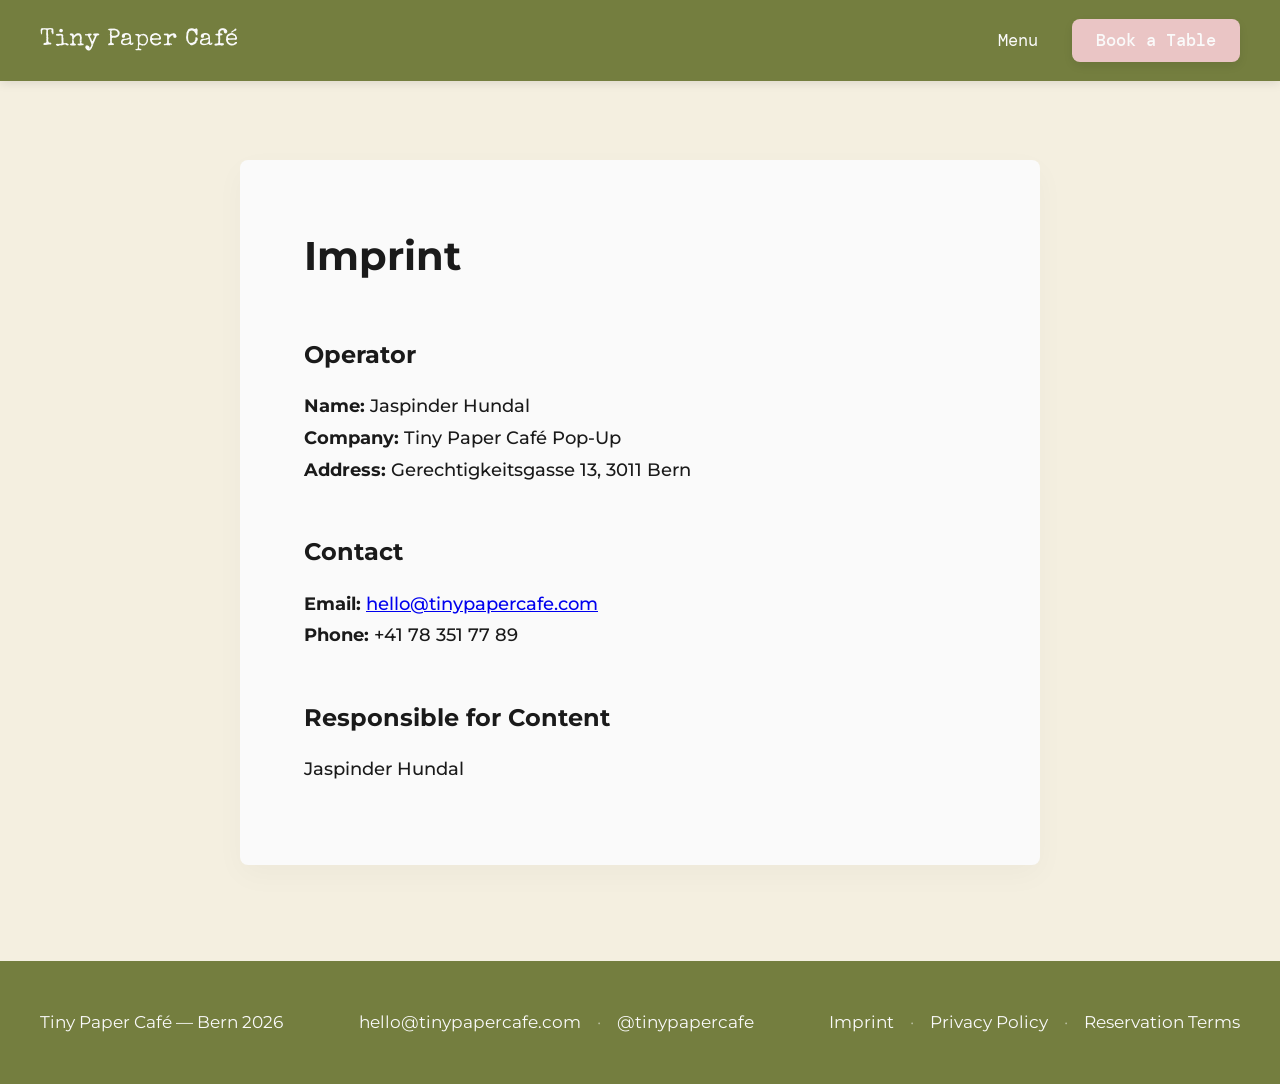
<file: impressum.html>
<!DOCTYPE html>
<html lang="en">
<head>
    <meta charset="UTF-8">
    <meta name="viewport" content="width=device-width, initial-scale=1.0">
    <title>Imprint | Tiny Paper Café</title>
    <link rel="preconnect" href="https://fonts.googleapis.com">
    <link rel="preconnect" href="https://fonts.gstatic.com" crossorigin>
    <link href="https://fonts.googleapis.com/css2?family=DM+Mono:ital,wght@0,300;0,400;0,500;1,300;1,400;1,500&family=Montserrat:wght@300;400;500;600;700;800&family=Special+Elite&display=swap" rel="stylesheet">
    <link rel="stylesheet" href="style.css?v=2">
    <link rel="stylesheet" href="transition.css">
    <link rel="icon" type="image/png" href="logo_black.png">
</head>
<body class="legal-page">    <!-- Page Transition Overlay -->
    <div id="page-transition-overlay" class="is-active">
        <script>
            if (sessionStorage.getItem('playOutAnimation') !== 'true') {
                document.getElementById('page-transition-overlay').style.display = 'none';
            }
        </script>
        <div class="transition-stripe s1 is-covering"></div>
        <div class="transition-stripe s2 is-covering"></div>
        <div class="transition-stripe s3 is-covering"></div>
        <div class="transition-stripe s4 is-covering"></div>
        <div class="transition-stripe s5 is-covering"></div>
        <div class="transition-stripe s6 is-covering"></div>
    </div>
    <!-- Rough Edge SVG Filter -->
    <svg style="width:0; height:0; position:absolute;" aria-hidden="true">
        <filter id="rough-edge">
            <feTurbulence type="fractalNoise" baseFrequency="0.05" numOctaves="3" result="noise" />
            <feDisplacementMap in="SourceGraphic" in2="noise" scale="5" xChannelSelector="R" yChannelSelector="G" />
        </filter>
    </svg>

    <!-- 1. Navigation -->
    <nav>
        <a href="index.html" class="nav-logo special-font">Tiny Paper Café</a>
        <div class="nav-links">
            <a href="index.html#menu">Menu</a>
            <a href="index.html#reserve" class="btn-primary" style="padding: 0.5rem 1.5rem; text-decoration: none;">Book a Table</a>
        </div>
    </nav>

    <main class="legal-content">
        <div class="container">
            <h1>Imprint</h1>
            
            <h2>Operator</h2>
            <p>
                <strong>Name:</strong> Jaspinder Hundal<br>
                <strong>Company:</strong> Tiny Paper Café Pop-Up<br>
                <strong>Address:</strong> Gerechtigkeitsgasse 13, 3011 Bern
            </p>

            <h2>Contact</h2>
            <p>
                <strong>Email:</strong> <a href="mailto:hello@tinypapercafe.com">hello@tinypapercafe.com</a><br>
                <strong>Phone:</strong> +41 78 351 77 89
            </p>


            <h2>Responsible for Content</h2>
            <p>
                Jaspinder Hundal
            </p>
        </div>
    </main>

    <!-- 7. Footer -->
    <footer>
        <div class="footer-left">
            <span class="special-font">Tiny Paper Café — Bern 2026</span>
        </div>
        <div class="footer-center">
            <a href="mailto:hello@tinypapercafe.com">hello@tinypapercafe.com</a>
            <span class="separator">·</span>
            <a href="https://instagram.com/tinypapercafe" target="_blank">@tinypapercafe</a>
        </div>
        <div class="footer-right">
            <a href="impressum.html">Imprint</a>
            <span class="separator">·</span>
            <a href="datenschutz.html">Privacy Policy</a>
            <span class="separator">·</span>
            <a href="reservierungsbedingungen.html">Reservation Terms</a>
        </div>
    </footer>

    <script src="transition.js"></script>
</body>
</html>
</file>
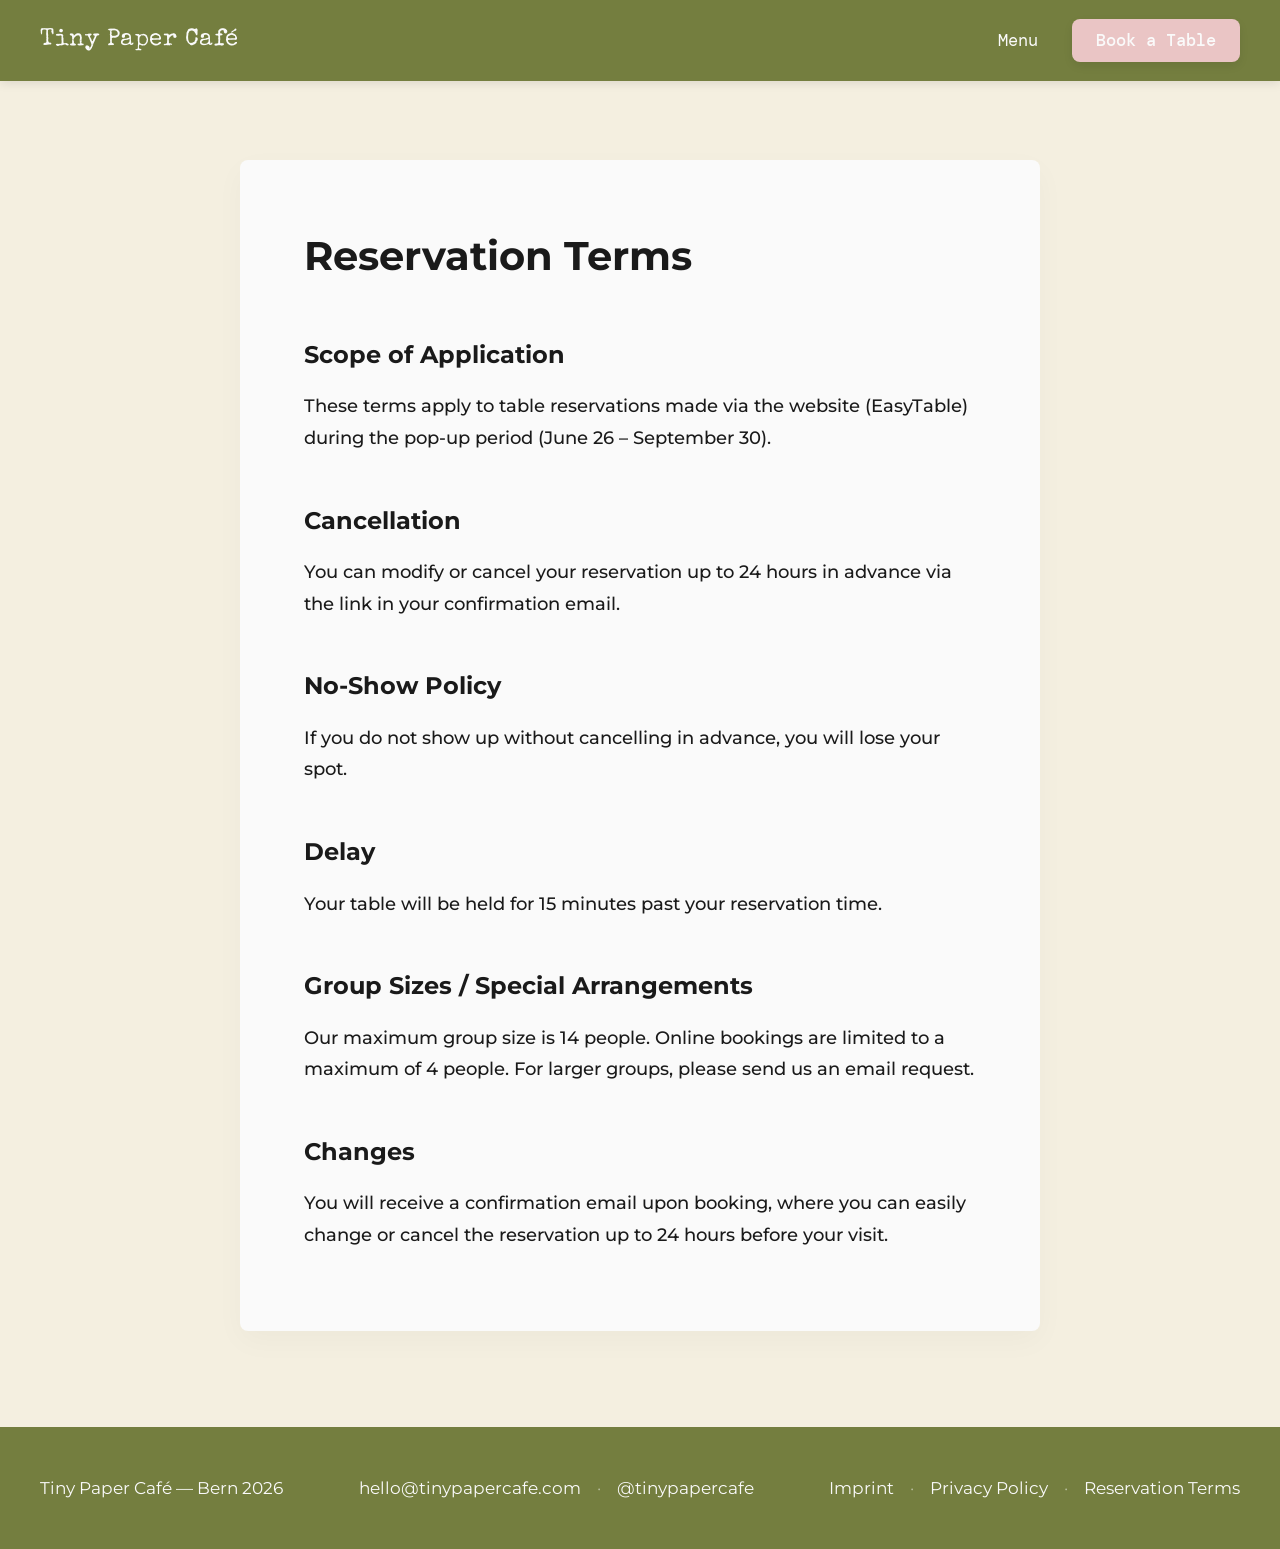
<file: reservierungsbedingungen.html>
<!DOCTYPE html>
<html lang="en">
<head>
    <meta charset="UTF-8">
    <meta name="viewport" content="width=device-width, initial-scale=1.0">
    <title>Reservation Terms | Tiny Paper Café</title>
    <link rel="preconnect" href="https://fonts.googleapis.com">
    <link rel="preconnect" href="https://fonts.gstatic.com" crossorigin>
    <link href="https://fonts.googleapis.com/css2?family=DM+Mono:ital,wght@0,300;0,400;0,500;1,300;1,400;1,500&family=Montserrat:wght@300;400;500;600;700;800&family=Special+Elite&display=swap" rel="stylesheet">
    <link rel="stylesheet" href="style.css?v=2">
    <link rel="stylesheet" href="transition.css">
    <link rel="icon" type="image/png" href="logo_black.png">
</head>
<body class="legal-page">    <!-- Page Transition Overlay -->
    <div id="page-transition-overlay" class="is-active">
        <script>
            if (sessionStorage.getItem('playOutAnimation') !== 'true') {
                document.getElementById('page-transition-overlay').style.display = 'none';
            }
        </script>
        <div class="transition-stripe s1 is-covering"></div>
        <div class="transition-stripe s2 is-covering"></div>
        <div class="transition-stripe s3 is-covering"></div>
        <div class="transition-stripe s4 is-covering"></div>
        <div class="transition-stripe s5 is-covering"></div>
        <div class="transition-stripe s6 is-covering"></div>
    </div>
    <!-- Rough Edge SVG Filter -->
    <svg style="width:0; height:0; position:absolute;" aria-hidden="true">
        <filter id="rough-edge">
            <feTurbulence type="fractalNoise" baseFrequency="0.05" numOctaves="3" result="noise" />
            <feDisplacementMap in="SourceGraphic" in2="noise" scale="5" xChannelSelector="R" yChannelSelector="G" />
        </filter>
    </svg>

    <!-- 1. Navigation -->
    <nav>
        <a href="index.html" class="nav-logo special-font">Tiny Paper Café</a>
        <div class="nav-links">
            <a href="index.html#menu">Menu</a>
            <a href="index.html#reserve" class="btn-primary" style="padding: 0.5rem 1.5rem; text-decoration: none;">Book a Table</a>
        </div>
    </nav>

    <main class="legal-content">
        <div class="container">
            <h1>Reservation Terms</h1>
            
            <h2>Scope of Application</h2>
            <p>These terms apply to table reservations made via the website (EasyTable) during the pop-up period (June 26 – September 30).</p>

            <h2>Cancellation</h2>
            <p>You can modify or cancel your reservation up to 24 hours in advance via the link in your confirmation email.</p>

            <h2>No-Show Policy</h2>
            <p>If you do not show up without cancelling in advance, you will lose your spot.</p>

            <h2>Delay</h2>
            <p>Your table will be held for 15 minutes past your reservation time.</p>

            <h2>Group Sizes / Special Arrangements</h2>
            <p>Our maximum group size is 14 people. Online bookings are limited to a maximum of 4 people. For larger groups, please send us an email request.</p>

            <h2>Changes</h2>
            <p>You will receive a confirmation email upon booking, where you can easily change or cancel the reservation up to 24 hours before your visit.</p>
        </div>
    </main>

    <!-- 7. Footer -->
    <footer>
        <div class="footer-left">
            <span class="special-font">Tiny Paper Café — Bern 2026</span>
        </div>
        <div class="footer-center">
            <a href="mailto:hello@tinypapercafe.com">hello@tinypapercafe.com</a>
            <span class="separator">·</span>
            <a href="https://instagram.com/tinypapercafe" target="_blank">@tinypapercafe</a>
        </div>
        <div class="footer-right">
            <a href="impressum.html">Imprint</a>
            <span class="separator">·</span>
            <a href="datenschutz.html">Privacy Policy</a>
            <span class="separator">·</span>
            <a href="reservierungsbedingungen.html">Reservation Terms</a>
        </div>
    </footer>

    <script src="transition.js"></script>
</body>
</html>
</file>
<file: style.css>
:root {
            --bg-color: #F4EFE0;
            --primary-color: #747E3F;
            --text-color: #1A1A1A;
            --white: #FAFAFA;
            --muted-color: #9A9A8A;
            --footer-bg: #747E3F;
            --accent-color: #EAC5C5;
        }

        html {
            scroll-behavior: smooth;
            overflow-x: clip;
            width: 100%;
        }

        * {
            margin: 0;
            padding: 0;
            box-sizing: border-box;
        }

        body {
            font-family: 'DM Mono', monospace;
            background-color: var(--bg-color);
            color: var(--text-color);
            line-height: 1.6;
            overflow-x: clip !important;
            width: 100%;
            position: relative;
        }

        h1, h2, h3, .special-font {
            font-family: 'Special Elite', cursive;
            font-weight: 400;
        }

        /* 1. Navigation */
        nav {
            background-color: var(--primary-color);
            color: var(--white);
            display: flex;
            justify-content: space-between;
            align-items: center;
            padding: 1.2rem 2.5rem;
            position: fixed;
            width: 100%;
            top: 0;
            z-index: 100;
            box-shadow: 0 2px 10px rgba(0,0,0,0.1);
        }

        .nav-logo {
            font-size: 1.5rem;
            color: var(--white);
            text-decoration: none;
            letter-spacing: 0.5px;
        }

        .nav-links a {
            color: var(--white);
            text-decoration: none;
            margin-left: 1.5rem;
            font-size: 1.05rem;
            transition: opacity 0.3s ease;
        }

        .nav-links a:hover {
            color: var(--accent-color);
            opacity: 1;
        }

        /* 2. Hero */
        .hero {
            background-color: var(--primary-color);
            background-image: url('hero-bg-2.png');
            background-size: cover;
            background-position: center;
            background-attachment: fixed;
            color: var(--white);
            height: 200vh;
            position: relative;
        }

        .hero-sticky-container {
            position: sticky;
            top: 0;
            width: 100%;
            height: 100vh;
            display: flex;
            flex-direction: column;
            align-items: center;
            justify-content: center;
            overflow: hidden;
        }

        .hero-animation-layer {
            position: absolute;
            top: 0;
            left: 0;
            width: 100%;
            height: 100%;
            display: flex;
            align-items: center;
            justify-content: center;
            z-index: 1;
        }

        .hero-postcards {
            position: absolute;
            width: 100%;
            height: 100%;
            display: flex;
            align-items: center;
            justify-content: center;
            z-index: 2;
        }

        .hero-card {
            position: absolute;
            width: 280px;
            height: 200px;
            background: var(--white);
            border-radius: 2px;
            box-shadow: 0 10px 30px rgba(0,0,0,0.15);
            border: 1px solid rgba(0,0,0,0.05);
            top: 50%;
            left: 50%;
            transform: translate(-50%, -50%);
            will-change: transform, opacity;
        }

        .hero-card::after {
            content: '';
            position: absolute;
            top: 15px;
            right: 15px;
            width: 30px;
            height: 38px;
            border: 1px dashed var(--muted-color);
            opacity: 0.3;
        }

        .hero-card::before {
            content: '';
            position: absolute;
            bottom: 30px;
            right: 20px;
            width: 60px;
            height: 1px;
            background-color: var(--muted-color);
            opacity: 0.3;
            box-shadow: 0 -15px 0 var(--muted-color), 0 -30px 0 var(--muted-color);
        }

        #heroLogo {
            position: absolute;
            z-index: 3;
            transition: transform 0.1s, opacity 0.1s;
            width: 100%;
            max-width: 250px;
        }

        #heroLogo svg {
            width: 100%;
            height: auto;
            filter: drop-shadow(0 4px 10px rgba(0,0,0,0.15));
        }

        .hero-content-text {
            position: relative;
            z-index: 2;
            text-align: center;
            margin-top: 60px;
            display: flex;
            flex-direction: column;
            align-items: center;
        }

        .hero-tagline {
            font-size: 1.35rem;
            margin-bottom: 2rem;
            opacity: 0.95;
            letter-spacing: 0.5px;
        }

        .scroll-indicator {
            margin-top: 3rem;
            opacity: 1;
            transition: opacity 0.3s;
            display: flex;
            flex-direction: column;
            align-items: center;
            font-size: 0.9rem;
            letter-spacing: 2px;
            text-transform: uppercase;
        }

        .scroll-indicator .arrow {
            margin-top: 5px;
            font-size: 1.5rem;
            animation: bounce 2s infinite;
        }

        @keyframes bounce {
            0%, 20%, 50%, 80%, 100% { transform: translateY(0); }
            40% { transform: translateY(-10px); }
            60% { transform: translateY(-5px); }
        }

        .btn-primary {
            background-color: var(--accent-color);
            color: var(--white);
            padding: 1rem 2.5rem;
            text-decoration: none;
            font-family: 'DM Mono', monospace;
            font-size: 1.15rem;
            border-radius: 8px;
            font-weight: 500;
            transition: all 0.3s cubic-bezier(0.4, 0, 0.2, 1);
            display: inline-block;
            border: none;
            cursor: pointer;
            box-shadow: 0 4px 10px rgba(0,0,0,0.08);
        }

        .btn-primary:hover {
            transform: translateY(-4px);
            box-shadow: 0 12px 20px rgba(0,0,0,0.15);
            background-color: var(--text-color);
            color: var(--white);
        }

        /* 3. The Experience Section */
        .experience-section {
            background-color: var(--bg-color);
            height: 300vh;
            position: relative;
        }

        .experience-sticky {
            position: sticky;
            top: 0;
            height: 100vh;
            display: flex;
            align-items: center;
            overflow: hidden;
            width: 100%;
            padding: 6rem 2rem 2rem 2rem;
        }

        .process-grid {
            display: flex;
            gap: 4rem;
            max-width: 1200px;
            margin: 0 auto;
            align-items: flex-start; /* Aligns titles and images at the top */
            justify-content: space-between;
            width: 100%;
            padding: 0 5%;
        }

        .process-col {
            flex: 1;
            display: flex;
            flex-direction: column;
            align-items: center;
        }

        .process-col h2 {
            font-size: 3.5rem;
            margin-bottom: 2rem;
            color: var(--text-color);
            text-align: center;
            position: relative;
            z-index: 10;
        }

        .process-img {
            width: 100%;
            height: auto;
            max-width: 350px;
            box-shadow: 0 10px 20px rgba(0,0,0,0.05);
            background-color: var(--white);
            overflow: hidden;
        }

        .send-svg {
            opacity: 0;
            transform: translateY(40px);
        }

        .process-desc {
            margin-top: 1.5rem;
            font-size: 1.1rem;
            line-height: 1.6;
            color: var(--text-color);
            text-align: center;
            max-width: 330px;
            font-family: 'Montserrat', sans-serif;
            font-weight: 600;
        }

        .brush-stroke {
            stroke-dasharray: 12000;
            stroke-dashoffset: 0;
        }

        .letter-insert {
            transform: translateY(-250px);
            opacity: 0;
        }

        .envelope-flap-front {
            transform-origin: 175px 0px;
            transform: scaleY(-1);
            opacity: 0;
        }

        .flap-open {
            opacity: 1;
        }

        /* Animations replaced by scroll JS */

        .experience-text p {
            font-size: 1.3rem;
            color: var(--text-color);
            opacity: 0.85;
            line-height: 1.8;
        }



        .experience-interactive {
            position: relative;
            padding-bottom: 3rem;
            flex: 1;
            display: flex;
            flex-direction: column;
            align-items: center;
        }

        /* Postcard Flip CSS */
        /* Postcard Flip CSS */
        .postcard-flip-container {
            perspective: 1000px;
            width: 320px;
            height: 440px;
            cursor: pointer;
            z-index: 2;
        }

        .postcard-flip-container:hover .postcard-flipper,
        .postcard-flip-container.flipped .postcard-flipper {
            transform: rotateY(180deg);
        }

        .postcard-flipper {
            transition: 0.8s transform cubic-bezier(0.4, 0.2, 0.2, 1);
            transform-style: preserve-3d;
            position: relative;
            width: 100%;
            height: 100%;
            border-radius: 4px;
            box-shadow: 0 20px 40px rgba(0,0,0,0.1);
        }

        .postcard-face {
            backface-visibility: hidden;
            position: absolute;
            top: 0;
            left: 0;
            width: 100%;
            height: 100%;
            background-color: var(--white);
            border-radius: 4px;
            border: 1px solid rgba(0,0,0,0.05);
            overflow: hidden;
            background-image: url('postcard.jpg');
            background-size: 200% 100%;
        }

        .postcard-front-side {
            z-index: 2;
            transform: rotateY(0deg);
            background-position: left center;
        }

        .postcard-back-side {
            transform: rotateY(180deg);
            background-position: right center;
            position: relative;
        }

        .postcard-handwriting {
            position: absolute;
            top: 35%;
            left: 10%;
            width: 40%;
            font-family: 'Special Elite', monospace;
            font-size: 1.1rem;
            color: #3a3a3a;
            transform: rotate(-3deg);
            line-height: 1.6;
        }

        .interactive-hint {
            font-size: 0.9rem;
            color: var(--muted-color);
            font-family: 'DM Mono', monospace;
            animation: pulseHint 2s infinite;
        }

        @keyframes pulseHint {
            0% { opacity: 0.4; }
            50% { opacity: 0.8; }
            100% { opacity: 0.4; }
        }

        /* Mail Slot & Send Animation CSS */
        .mail-slot-container {
            position: relative;
            margin-top: 1.5rem;
            width: 280px;
            height: 14px;
            background-color: #1a1a1a;
            border-radius: 8px;
            box-shadow: inset 0 4px 8px rgba(0,0,0,0.8), 0 1px 1px rgba(255,255,255,0.8);
            opacity: 0.9;
            z-index: 3;
        }

        .mail-slot-container::before,
        .mail-slot-container::after {
            display: none;
        }

        .mail-slot-opening {
            display: none;
        }

        .mail-slot-lid {
            display: none; /* Replaced by the brass plate design */
        }

        .send-action-area {
            margin-top: 2rem;
            display: flex;
            flex-direction: column;
            align-items: center;
            gap: 1rem;
            transition: opacity 0.3s;
        }

        .success-message {
            position: absolute;
            top: 50%;
            left: 50%;
            transform: translate(-50%, -50%) scale(0.9);
            text-align: center;
            opacity: 0;
            pointer-events: none;
            transition: all 0.5s cubic-bezier(0.4, 0, 0.2, 1);
            background: var(--white);
            padding: 3.5rem;
            border-radius: 12px;
            box-shadow: 0 25px 50px rgba(0,0,0,0.15);
            z-index: 10;
        }

        .success-message h3 {
            font-size: 2rem;
            color: var(--primary-color);
            margin-bottom: 1rem;
        }

        .success-message p {
            color: var(--muted-color);
            margin-bottom: 2.5rem;
            font-size: 1.1rem;
        }

        .success-message .btn-secondary {
            background-color: var(--white);
            border: 2px solid var(--primary-color);
            color: var(--primary-color);
            padding: 0.8rem 2rem;
            border-radius: 8px;
            font-family: 'DM Mono', monospace;
            font-weight: 600;
            font-size: 1.1rem;
            cursor: pointer;
            transition: all 0.3s cubic-bezier(0.4, 0, 0.2, 1);
            box-shadow: 0 4px 10px rgba(0,0,0,0.05);
            outline: none;
        }
        
        .success-message .btn-secondary:hover {
            background-color: var(--primary-color);
            color: var(--white);
            transform: translateY(-3px);
            box-shadow: 0 8px 20px rgba(107, 122, 53, 0.2);
        }

        /* Send Animation States */
        .is-sending .postcard-flip-container {
            animation: sendMail 1.2s cubic-bezier(0.5, 0, 0.2, 1) forwards;
            pointer-events: none;
        }

        .is-sending .send-action-area {
            opacity: 0;
            pointer-events: none;
        }

        .is-sent .success-message {
            opacity: 1;
            transform: translate(-50%, -50%) scale(1);
            pointer-events: auto;
        }

        @keyframes sendMail {
            0% {
                transform: translateY(0) scale(1) rotateZ(0);
                opacity: 1;
            }
            30% {
                transform: translateY(-30px) scale(0.9) rotateZ(3deg);
                opacity: 1;
            }
            100% {
                transform: translateY(160px) scale(0.2) rotateZ(0);
                opacity: 0;
            }
        }

        /* 4. The Menu Section */
        .menu-section {
            padding: 2rem;
            background-color: var(--primary-color);
            position: relative;
            min-height: 100vh;
            display: flex;
            align-items: stretch;
            justify-content: center;
            font-family: 'Montserrat', sans-serif;
        }

        .menu-wrapper {
            max-width: 950px;
            margin: 0 auto;
        }

        .menu-card {
            background-color: #ffffff;
            padding: 4rem 3rem;
            border-radius: 8px;
            box-shadow: 0 20px 50px rgba(0,0,0,0.15);
            display: flex;
            flex-direction: column;
            align-items: center;
            text-align: center;
            font-family: 'Montserrat', sans-serif;
        }

        .menu-card h2 {
            font-size: 2.8rem;
            margin-bottom: 1rem;
            color: var(--text-color);
            text-align: center;
            font-family: 'Montserrat', sans-serif;
            font-weight: bold;
        }

        .menu-subtitle {
            font-size: 1.2rem;
            color: var(--muted-color);
            margin-bottom: 4rem;
            text-align: center;
        }

        .menu-grid {
            display: flex;
            gap: 4rem;
        }

        .menu-column {
            flex: 1;
            display: flex;
            flex-direction: column;
            gap: 4.5rem;
            text-align: left;
        }

        .menu-category {
            font-family: 'Montserrat', sans-serif;
            font-size: 1.3rem;
            font-weight: 700;
            margin-bottom: 1.2rem;
            margin-top: 2.5rem;
            letter-spacing: 1px;
            color: var(--text-color);
        }

        .menu-column h3:first-child {
            margin-top: 0;
        }

        .menu-description {
            font-size: 0.95rem;
            color: #555555;
            margin-top: -0.5rem;
            margin-bottom: 1.5rem;
            line-height: 1.5;
            font-weight: 600; /* Semi-bold */
        }
        
        .addon-title {
            font-size: 0.9rem;
            text-transform: uppercase;
            letter-spacing: 1px;
            color: var(--primary-color);
            margin-bottom: 0.5rem;
            font-weight: 800; /* Bold */
        }

        .menu-addon {
            font-size: 0.95rem;
            color: #555555;
            display: flex;
            justify-content: space-between;
            padding-left: 1rem;
            margin-bottom: 0.3rem;
            font-weight: 600; /* Semi-bold */
        }

        .menu-item {
            display: flex;
            align-items: baseline;
            margin-bottom: 0.8rem;
            font-size: 1.1rem;
            font-family: 'Montserrat', sans-serif;
            font-weight: 600; /* Semi-bold */
            transition: all 0.2s ease;
        }
        .menu-item:hover {
            transform: translateX(5px);
            color: var(--primary-color);
        }

        .menu-item .dots {
            flex-grow: 1;
            border-bottom: 2px dotted var(--muted-color);
            margin: 0 10px;
            opacity: 0.4;
        }

        /* 4. Info Banner */
        .info-banner {
            background-color: var(--primary-color);
            color: var(--white);
            text-align: center;
            padding: 2rem 2rem;
            font-size: 1.15rem;
            border-top: 1px solid rgba(255,255,255,0.1);
            border-bottom: 1px solid rgba(255,255,255,0.1);
            letter-spacing: 0.5px;
        }

        /* 5. Booking form */
        .booking-section {
            padding: 5rem 2rem 6rem 2rem;
            background-color: var(--bg-color);
            display: flex;
            flex-direction: column;
            align-items: center;
            position: relative;
            z-index: 10;
            overflow: hidden;
        }

        .booking-section h2 {
            font-size: 3.5rem;
            margin-bottom: 2rem;
            color: var(--text-color);
            text-align: center;
        }

        /* BookingBox Styling */
        .BookingBox {
            width: 100%;
            max-width: 800px;
            margin: 0 auto;
            font-family: 'Montserrat', sans-serif;
            display: flex;
            flex-direction: column;
            align-items: center;
            justify-content: center;
        }
        
        .BookingBox iframe {
            width: 100% !important;
            max-width: 100%;
            border: none;
            margin: 0 auto;
            display: block;
        }
        .BookingBox span {
            display: block;
            text-align: center;
            margin-top: 2rem;
            font-size: 0.85rem;
            color: var(--muted-color);
        }
        /* Wizard Progress Dots */
        .wizard-progress {
            display: flex;
            justify-content: center;
            gap: 1.5rem;
            margin-bottom: 3rem;
            width: 100%;
        }
        .progress-step {
            width: 12px;
            height: 12px;
            border-radius: 50%;
            background-color: rgba(154, 154, 138, 0.3);
            transition: all 0.3s ease;
            font-size: 0; /* hide text */
            color: transparent;
        }
        .progress-step.active {
            background-color: var(--primary-color);
            transform: scale(1.4);
        }
        .progress-step.completed {
            background-color: var(--primary-color);
            opacity: 0.6;
            cursor: pointer;
        }

        .postcard-container {
            width: 100%;
            max-width: 800px;
            perspective: 1500px;
            margin: 0 auto;
        }
        
        .postcard-flip-inner {
            position: relative;
            width: 100%;
            transition: transform 1s cubic-bezier(0.175, 0.885, 0.32, 1.275);
            transform-style: preserve-3d;
        }

        .postcard-flip-inner.flipped {
            transform: rotateY(180deg);
        }

        .postcard {
            width: 100%;
            background-color: var(--white);
            border-radius: 16px;
            box-shadow: 0 25px 50px -12px rgba(0,0,0,0.25);
            backface-visibility: hidden;
            border: 1px solid rgba(255,255,255,0.5);
            min-height: 550px;
            position: relative;
        }

        .postcard-front {
            display: block;
            position: relative;
            z-index: 2;
            padding: 4rem 3rem;
        }

        .wizard-content {
            position: relative;
            z-index: 2;
            width: 100%;
            max-width: 500px;
            margin: 0 auto;
        }

        .wizard-step {
            display: none;
            animation: fadeIn 0.4s ease;
        }
        .wizard-step.active {
            display: block;
        }
        
        @keyframes fadeIn {
            from { opacity: 0; transform: translateY(15px); }
            to { opacity: 1; transform: translateY(0); }
        }

        .step-header {
            display: flex;
            align-items: center;
            justify-content: space-between;
            margin-bottom: 2.5rem;
        }
        
        .step-title {
            font-family: 'Special Elite', cursive;
            font-size: 2rem;
            color: var(--primary-color);
            margin: 0;
        }

        .btn-back {
            background: none;
            border: none;
            color: var(--muted-color);
            cursor: pointer;
            font-family: 'DM Mono', monospace;
            text-decoration: underline;
            font-size: 0.95rem;
        }

        /* Type Selection */
        .type-option {
            border: 1px solid rgba(154, 154, 138, 0.3);
            border-radius: 12px;
            padding: 1.5rem;
            margin-bottom: 1.2rem;
            cursor: pointer;
            transition: all 0.3s cubic-bezier(0.4, 0, 0.2, 1);
            background: rgba(255,255,255,0.8);
            box-shadow: 0 2px 8px rgba(0,0,0,0.02);
        }
        .type-option:hover {
            border-color: var(--primary-color);
            background-color: var(--white);
            transform: translateY(-4px);
            box-shadow: 0 12px 24px rgba(107, 122, 53, 0.1);
        }
        .type-option.selected {
            border-color: var(--primary-color);
            background-color: rgba(107, 122, 53, 0.05);
            border-width: 2px;
            padding: calc(1.5rem - 1px);
            box-shadow: 0 0 0 4px rgba(107, 122, 53, 0.1);
        }
        .type-option h4 { 
            color: var(--text-color);
            margin-bottom: 0.6rem;
            font-size: 1.2rem;
        }
        .type-option p {
            font-size: 0.95rem;
            color: var(--muted-color);
            margin-bottom: 0.8rem;
            line-height: 1.5;
        }
        .type-option .read-more {
            font-size: 0.85rem;
            color: var(--primary-color);
            text-decoration: underline;
        }

        /* Guests Selection */
        .guests-container {
            text-align: center;
            padding: 3rem 0;
        }
        .guests-grid {
            display: flex;
            gap: 2rem;
            justify-content: center;
            margin-bottom: 3rem;
        }
        .guest-btn {
            width: 70px;
            height: 70px;
            border-radius: 50%;
            border: 1px solid rgba(154, 154, 138, 0.3);
            background: rgba(255,255,255,0.8);
            font-size: 1.8rem;
            cursor: pointer;
            transition: all 0.4s cubic-bezier(0.34, 1.56, 0.64, 1);
            font-family: 'DM Mono', monospace;
            color: var(--text-color);
            box-shadow: 0 4px 10px rgba(0,0,0,0.03);
        }
        .guest-btn:hover {
            border-color: var(--primary-color);
            color: var(--primary-color);
            transform: scale(1.1) translateY(-5px);
            box-shadow: 0 10px 20px rgba(107, 122, 53, 0.15);
        }
        .guest-btn.selected {
            border-color: var(--primary-color);
            background-color: var(--primary-color);
            color: var(--white);
            transform: scale(1.15);
            box-shadow: 0 10px 25px rgba(107, 122, 53, 0.3);
        }
        .guests-note {
            font-size: 0.95rem;
            color: var(--muted-color);
        }
        .guests-note a {
            color: var(--primary-color);
        }

        /* Calendar */
        .date-input-container {
            margin-bottom: 2rem;
            text-align: center;
            padding: 2rem 0;
        }
        .date-input {
            width: 100%;
            max-width: 350px;
            padding: 1.2rem;
            border: 1px solid rgba(154, 154, 138, 0.3);
            background: rgba(255,255,255,0.8);
            font-family: 'DM Mono', monospace;
            font-size: 1.3rem;
            color: var(--text-color);
            outline: none;
            transition: all 0.3s;
            cursor: pointer;
            text-align: center;
            border-radius: 12px;
            box-shadow: 0 4px 10px rgba(0,0,0,0.03);
        }
        .date-input:focus {
            border-color: var(--primary-color);
            box-shadow: 0 0 0 4px rgba(107, 122, 53, 0.15);
        }
        .date-input::-webkit-calendar-picker-indicator {
            cursor: pointer;
            opacity: 0.6;
            transition: 0.2s;
        }
        .date-input::-webkit-calendar-picker-indicator:hover {
            opacity: 1;
        }

        /* Time Slots */
        .time-slots {
            display: grid;
            grid-template-columns: repeat(auto-fill, minmax(100px, 1fr));
            gap: 1rem;
            margin-top: 2rem;
        }
        .time-slot {
            padding: 1rem 0.5rem;
            text-align: center;
            border: 1px solid rgba(154, 154, 138, 0.3);
            border-radius: 12px;
            cursor: pointer;
            font-size: 1rem;
            font-family: 'DM Mono', monospace;
            font-weight: 500;
            transition: all 0.3s cubic-bezier(0.4, 0, 0.2, 1);
            color: var(--text-color);
            background: rgba(255,255,255,0.8);
            box-shadow: 0 2px 6px rgba(0,0,0,0.02);
        }
        .time-slot:hover {
            border-color: var(--primary-color);
            color: var(--primary-color);
            transform: translateY(-3px);
            box-shadow: 0 8px 15px rgba(107, 122, 53, 0.15);
        }
        .time-slot.selected {
            background-color: var(--primary-color);
            color: var(--white);
            border-color: var(--primary-color);
            box-shadow: 0 8px 20px rgba(107, 122, 53, 0.3);
            transform: translateY(-2px);
        }
        
        .waiting-list-note {
            text-align: center;
            margin-top: 3rem;
            font-size: 0.95rem;
            color: var(--muted-color);
        }
        .waiting-list-note span {
            color: #d97706;
            margin-right: 0.5rem;
        }

        /* Confirm Step */
        .summary-box {
            background-color: rgba(250, 250, 250, 0.8);
            padding: 1.5rem;
            margin-bottom: 2rem;
            border: 1px dashed rgba(154, 154, 138, 0.4);
            display: grid;
            grid-template-columns: 1fr 1fr;
            gap: 1.5rem;
        }
        .summary-item {
            margin-bottom: 0;
        }
        .summary-label {
            font-size: 0.85rem;
            color: var(--muted-color);
            margin-bottom: 0.2rem;
        }
        .summary-value {
            font-size: 1rem;
            color: var(--text-color);
            font-weight: 500;
        }
        
        .options-row {
            display: flex;
            gap: 1.5rem;
            margin-bottom: 2rem;
            font-size: 0.95rem;
        }
        
        .checkbox-label {
            display: flex;
            align-items: flex-start;
            gap: 0.5rem;
            cursor: pointer;
        }
        .checkbox-label input {
            margin-top: 0.25rem;
            cursor: pointer;
        }

        .terms-row {
            display: flex;
            flex-direction: column;
            gap: 1rem;
            margin: 2rem 0;
            font-size: 0.9rem;
            color: var(--muted-color);
        }
        
        .form-row {
            display: grid;
            grid-template-columns: 1fr 1fr;
            gap: 1.5rem;
            margin-bottom: 1.5rem;
        }
        
        .form-group {
            display: flex;
            flex-direction: column;
            text-align: left;
            margin-bottom: 1.5rem;
        }

        .form-group input, .form-group textarea {
            background: rgba(255, 255, 255, 0.5);
            border: 1px solid rgba(154, 154, 138, 0.2);
            border-radius: 8px;
            padding: 1rem 1.2rem;
            font-family: 'DM Mono', monospace;
            font-size: 1.05rem;
            color: var(--text-color);
            outline: none;
            transition: all 0.3s;
            box-shadow: inset 0 2px 4px rgba(0,0,0,0.02);
        }
        
        .form-group input::placeholder, .form-group textarea::placeholder {
            color: var(--muted-color);
            opacity: 0.7;
        }

        .form-group input:focus, .form-group textarea:focus {
            border-color: var(--primary-color);
            background: var(--white);
            box-shadow: 0 0 0 3px rgba(107, 122, 53, 0.1);
        }

        .form-group textarea {
            resize: none;
            min-height: 40px;
        }

        .btn-next {
            background-color: var(--primary-color);
            color: var(--white);
            padding: 1.2rem 2.5rem;
            border: none;
            font-family: 'DM Mono', monospace;
            font-size: 1.15rem;
            font-weight: 600;
            cursor: pointer;
            transition: all 0.3s cubic-bezier(0.4, 0, 0.2, 1);
            width: 100%;
            margin-top: 1rem;
            border-radius: 8px;
            box-shadow: 0 4px 15px rgba(107, 122, 53, 0.3);
        }
        .btn-next:hover {
            background-color: #5a662d;
            transform: translateY(-3px);
            box-shadow: 0 8px 25px rgba(107, 122, 53, 0.4);
        }
        .btn-next:disabled {
            background-color: var(--muted-color);
            cursor: not-allowed;
            transform: none;
            box-shadow: none;
        }

        /* Postcard Back (Success) */
        .postcard-back {
            display: flex;
            flex-direction: column;
            align-items: center;
            justify-content: center;
            transform: rotateY(180deg);
            position: absolute;
            top: 0;
            left: 0;
            height: 100%;
            text-align: center;
            padding: 3rem;
            z-index: 1;
        }

        .success-stamp {
            margin-bottom: 2.5rem;
            opacity: 0;
            color: var(--primary-color);
        }
        
        .success-stamp svg {
            width: 180px;
            height: auto;
        }

        .postcard-flip-inner.flipped .success-stamp {
            animation: stampIn 0.6s cubic-bezier(0.175, 0.885, 0.32, 1.275) 0.8s forwards;
        }

        @keyframes stampIn {
            0% { transform: scale(2.5) rotate(-15deg); opacity: 0; }
            50% { transform: scale(0.9) rotate(5deg); opacity: 1; }
            100% { transform: scale(1) rotate(0deg); opacity: 1; }
        }

        .postcard-back h3 {
            font-size: 2.8rem;
            color: var(--primary-color);
            margin-bottom: 1.5rem;
        }

        .postcard-back p {
            font-size: 1.3rem;
            color: var(--text-color);
        }

        /* Location Section */
        .location-section {
            padding: 8rem 2rem;
            background-color: var(--bg-color);
            font-family: 'Montserrat', sans-serif;
            text-align: left;
        }

        .location-container {
            display: flex;
            justify-content: space-between;
            max-width: 1100px;
            margin: 0 auto;
            gap: 5rem;
        }

        .location-left {
            flex: 1;
            display: flex;
            flex-direction: column;
        }

        .location-header {
            max-width: 1100px;
            margin: 0 auto;
        }

        .location-header h2 {
            font-size: 2.8rem;
            font-weight: 700;
            color: var(--text-color);
            margin: 0 0 1.5rem 0;
            font-family: 'Montserrat', sans-serif;
            letter-spacing: -0.5px;
        }

        .location-address {
            margin-bottom: 2.5rem;
        }

        .address-title {
            font-family: 'Montserrat', sans-serif;
            font-weight: 700 !important;
            margin-bottom: 0.5rem !important;
        }

        .location-address p {
            font-family: 'Montserrat', sans-serif;
            font-size: 1.15rem;
            color: var(--text-color);
            line-height: 1.6;
            margin: 0;
            font-weight: 600;
        }

        .location-map iframe {
            border-radius: 8px;
            box-shadow: 0 10px 30px rgba(0,0,0,0.05);
            width: 100%;
        }

        .location-right {
            flex: 1;
            display: flex;
            flex-direction: column;
            justify-content: flex-start;
        }

        .hours-box {
            width: 100%;
        }

        .hours-title {
            font-size: 1.15rem;
            margin: 0 0 2rem 0;
            font-weight: 700;
            color: var(--text-color);
            font-family: 'Montserrat', sans-serif;
        }

        .hours-list {
            display: flex;
            flex-direction: column;
            gap: 1rem; /* Slightly reduced gap for a more compact height */
        }

        .hours-row {
            display: flex;
            justify-content: space-between;
            font-size: 1.15rem;
            font-family: 'Montserrat', sans-serif;
            font-weight: 600;
            color: var(--text-color);
        }

        @media (max-width: 850px) {
            .location-container {
                flex-direction: column;
                gap: 4rem;
            }
            .location-right {
                margin-top: 0;
            }
            .location-header h2 {
                font-size: 2.2rem;
            }
        }

        /* 6. Footer */
        footer {
            background-color: var(--footer-bg);
            color: var(--white);
            padding: 3rem 2.5rem;
            display: flex;
            justify-content: space-between;
            align-items: center;
            font-size: 1.05rem;
            flex-wrap: wrap;
            gap: 2rem;
            font-family: 'Montserrat', sans-serif;
        }

        .footer-left, .footer-center, .footer-right {
            display: flex;
            align-items: center;
            gap: 1rem;
        }

        .footer-center {
            justify-content: center;
        }

        .footer-right {
            justify-content: flex-end;
        }

        .separator {
            opacity: 0.5;
        }

        footer a {
            color: var(--white);
            text-decoration: none;
            transition: all 0.2s ease;
        }
        
        footer a:hover {
            color: var(--accent-color);
            opacity: 1;
            text-decoration: none;
        }

        @media (max-width: 850px) {
            footer {
                flex-direction: column;
                text-align: center;
                gap: 1.5rem;
            }
            .footer-left, .footer-center, .footer-right {
                justify-content: center;
                flex-wrap: wrap;
            }
        }

        /* Legal Pages */
        .legal-content, .legal-content *,
        .legal-page footer, .legal-page footer * {
            font-family: 'Montserrat', sans-serif !important;
        }

        .legal-content {
            padding: 10rem 2rem 6rem;
            background-color: var(--bg-color);
            min-height: calc(100vh - 100px);
            color: var(--text-color);
        }
        
        .legal-content .container {
            max-width: 800px;
            margin: 0 auto;
            background-color: var(--white);
            padding: 4rem;
            border-radius: 8px;
            box-shadow: 0 10px 30px rgba(0,0,0,0.03);
        }

        .legal-content h1 {
            font-size: 2.5rem;
            margin-bottom: 2rem;
            font-weight: 700;
        }

        .legal-content h2 {
            font-size: 1.5rem;
            margin-top: 3rem;
            margin-bottom: 1rem;
            font-weight: 700;
        }

        .legal-content p, .legal-content li {
            font-size: 1.1rem;
            line-height: 1.8;
            margin-bottom: 1rem;
            font-weight: 500;
        }

        .legal-content ul {
            margin-bottom: 2rem;
            padding-left: 1.5rem;
        }
        
        .placeholder {
            background-color: #ffe0e0;
            color: #d32f2f;
            padding: 0.2rem 0.5rem;
            border-radius: 4px;
            font-weight: 600;
            font-size: 0.9em;
        }
        
        @media (max-width: 768px) {
            .legal-content .container {
                padding: 2.5rem 1.5rem;
            }
        }

        @media (max-width: 850px) {
            /* NAV */
            nav {
                flex-direction: column;
                gap: 1rem;
                padding: 1.5rem 1rem;
            }
            .nav-logo {
                font-size: 1.4rem;
            }
            .nav-links a {
                margin-left: 0.8rem;
                font-size: 0.9rem;
            }

            /* HERO */
            .hero {
                background-image: none !important; /* Move background to sticky container to prevent scaling/jumping */
            }
            .hero-sticky-container {
                background-image: url('hero-bg-2.png');
                background-size: cover;
                background-position: center;
                /* Background is naturally static because the container is position: sticky */
            }
            #heroLogo {
                max-width: 200px;
                margin-top: 100px;
            }
            .hero-content-text {
                margin-top: 40px;
            }

            /* EXPERIENCE */
            .experience-section {
                height: auto; /* Disabled 250vh constraint */
            }
            .experience-sticky {
                position: relative;
                height: auto;
                overflow: visible;
                padding: 4rem 1rem 2rem 1rem;
            }
            .process-grid {
                flex-direction: column;
                gap: 5rem; /* ~80px spacing between blocks */
            }
            .process-col h2 {
                font-size: 1.6rem;
                margin-bottom: 1.5rem; /* ~24px between title and image */
            }
            .process-desc {
                font-size: 0.8rem;
                margin-top: 1.5rem; /* ~24px between image and text */
                line-height: 1.4;
            }
            .process-img {
                max-width: 85vw;
                width: 100%;
            }
            .desktop-hint {
                display: none !important;
            }
            .mobile-hint {
                display: inline !important;
            }
            .postcard-flip-container {
                width: 260px;
                height: 360px;
            }

            /* LOCATION */
            .location-section {
                padding: 4rem 1.5rem;
            }
            .location-container {
                gap: 3rem;
            }

            /* MENU */
            .menu-section {
                padding: 1.5rem;
            }
            .menu-card {
                padding: 2.5rem 1.5rem;
            }
            .menu-card h2 {
                font-size: 2rem;
            }
            .menu-subtitle {
                font-size: 1rem;
                margin-bottom: 2.5rem;
            }
            .menu-grid {
                flex-direction: column;
                gap: 2rem;
            }
            .menu-category {
                font-size: 1.1rem;
                margin-top: 1.5rem;
            }
            .menu-item {
                font-size: 0.95rem;
            }

            /* FORM / BOOKING */
            .booking-section {
                padding: 4rem 1rem 6rem 1rem;
            }
            .booking-section h2 {
                font-size: 2.2rem;
                margin-bottom: 2rem;
            }
            .BookingBox {
                width: 100% !important;
            }
            .BookingBox iframe {
                max-width: 100% !important;
                width: 100% !important;
            }
            .postcard-front {
                padding: 2rem 1.2rem;
            }
            .wizard-progress {
                gap: 0.8rem;
            }
            .step-header {
                flex-direction: column;
                align-items: flex-start;
                gap: 1rem;
            }
            .btn-back {
                align-self: flex-start;
            }
            .step-title {
                font-size: 1.5rem;
            }
            .guests-grid {
                gap: 0.8rem;
            }
            .guest-btn {
                width: 50px;
                height: 50px;
                font-size: 1.3rem;
            }
            .date-input {
                font-size: 1rem;
                padding: 0.8rem;
            }
            .time-slots {
                grid-template-columns: repeat(auto-fill, minmax(75px, 1fr));
                gap: 0.6rem;
            }
            .time-slot {
                font-size: 0.85rem;
                padding: 0.8rem 0.2rem;
            }
            .postcard-back {
                padding: 2rem 1rem;
            }
            .postcard-back h3 {
                font-size: 1.8rem;
            }
            .success-stamp svg {
                width: 120px;
            }
            .options-row {
                flex-direction: column;
                gap: 0.8rem;
            }
            .summary-box {
                grid-template-columns: 1fr;
                gap: 1rem;
            }
            .form-row {
                grid-template-columns: 1fr;
                gap: 0;
            }
            .form-group {
                margin-bottom: 1.2rem;
            }
            
            /* FOOTER */
            footer {
                flex-direction: column;
                text-align: center;
                gap: 1rem;
            }
        }



/* =========================================
   1. Splash Screen (Logo Only)
   ========================================= */
body.splash-active {
    overflow: hidden;
}

.splash-screen {
    position: fixed;
    top: 0;
    left: 0;
    width: 100%;
    height: 100vh;
    background-color: var(--primary-color);
    z-index: 9999;
    display: flex;
    justify-content: center;
    align-items: center;
    /* Fades out after 2.5s to reveal landing page */
    animation: splashFadeOut 0.6s ease forwards 2.5s;
    pointer-events: none;
}

.splash-logo {
    opacity: 0;
    transform: scale(0.9);
    animation: logoReveal 1s cubic-bezier(0.175, 0.885, 0.32, 1.275) forwards 0.3s;
}

.splash-logo svg,
.splash-logo img {
    width: 280px;
    max-width: 80vw;
    height: auto;
    filter: drop-shadow(0 4px 10px rgba(0,0,0,0.1));
}

@keyframes logoReveal {
    0% { opacity: 0; transform: scale(0.8) translateY(20px); }
    100% { opacity: 1; transform: scale(1) translateY(0); }
}

@keyframes splashFadeOut {
    0% { opacity: 1; visibility: visible; }
    100% { opacity: 0; visibility: hidden; }
}


/* =========================================
   2. Landing Page Postcards (Hero Section) - Scroll Animation
   ========================================= */

.hero-animation-layer {
    position: relative;
    width: 100%;
    height: 350px;
    display: flex;
    justify-content: center;
    align-items: center;
    margin-bottom: 2rem;
}

.stamp-logo {
    position: absolute;
    width: 100%;
    max-width: 420px;
    z-index: 1;
    opacity: 1;
    transform: scale(0.8);
    margin-top: 150px; /* Moved further down */
}

.stamp-logo img {
    width: 100%;
    height: auto;
}

.hero-postcards-container {
    position: absolute;
    top: 55%; /* Moved slightly down from 50% */
    left: 50%; /* Reverted back to perfectly horizontal center */
    width: 1px;
    height: 1px;
    z-index: 10;
}

.landing-card {
    position: absolute;
    width: 360px; 
    height: 480px;
    background: var(--white);
    border-radius: 4px;
    border: 1px solid rgba(0,0,0,0.05);
    box-shadow: 0 15px 35px rgba(0,0,0,0.15);
    transform-origin: center;
    will-change: transform, opacity;
}

/* Removed faux stamp/lines as we are using real images now */

/* Initial stacking on load (matching user sketch positions before scroll) */
.lc-1 { 
    z-index: 2; 
    transform: translate(-100%, -80%) rotate(-12deg); 
    background-image: url('postcard_3.jpg');
    background-size: cover;
    background-position: center;
}
.lc-2 { 
    z-index: 1; 
    transform: translate(10%, -60%) rotate(8deg); 
    background-image: url('postcard_2.jpg');
    background-size: cover;
    background-position: center;
}
.lc-3 { 
    z-index: 3; 
    transform: translate(-50%, -20%) rotate(-4deg); 
    background-image: url('postcard_1.jpg');
    background-size: cover;
    background-position: center;
}

.hero-content-text {
    position: relative;
    z-index: 20;
    text-align: center;
}

.scroll-indicator {
    position: absolute;
    bottom: -80px;
    left: 50%;
    transform: translateX(-50%);
    color: var(--white);
    opacity: 1;
    transition: opacity 0.3s ease;
    display: flex;
    flex-direction: column;
    align-items: center;
    gap: 0.5rem;
    font-size: 0.9rem;
    letter-spacing: 1px;
}

.scroll-indicator .arrow {
    animation: bounce 2s infinite;
}

@keyframes bounce {
    0%, 20%, 50%, 80%, 100% { transform: translateY(0); }
    40% { transform: translateY(-10px); }
    60% { transform: translateY(-5px); }
}

@media (max-width: 850px) {
    .landing-card {
        width: 180px;
        height: 250px;
    }
    .lc-1 { transform: translate(-90%, -70%) rotate(-12deg); }
    .lc-2 { transform: translate(10%, -50%) rotate(8deg); }
    .lc-3 { transform: translate(-40%, -10%) rotate(-4deg); }
}

/* About Page & Contact */
.about-grid {
    display: grid;
    grid-template-columns: 1fr 1fr;
    gap: 4rem;
    align-items: center;
    max-width: 1000px;
    margin: 0 auto 4rem auto;
}

.about-image-col {
    position: relative;
    border-radius: 8px;
    overflow: hidden;
    box-shadow: 0 15px 35px rgba(0,0,0,0.1);
}

.about-image-col img {
    width: 100%;
    height: auto;
    display: block;
    border-radius: 8px;
    margin-bottom: -5px; /* Hides only the black line at the bottom via container overflow */
}

.about-text-col {
    font-family: 'Montserrat', sans-serif;
    color: var(--text-color);
}

.about-text-col h1 {
    font-size: 3rem;
    margin-bottom: 2rem;
    color: #A35C5C; /* Darker/saturated rose for WCAG AA contrast */
}

.about-text-col p {
    font-size: 1.1rem;
    line-height: 1.8;
    margin-bottom: 1.5rem;
    font-weight: 500;
}

.contact-section {
    text-align: center;
    max-width: 600px;
    margin: 2rem auto 4rem auto;
    font-family: 'Montserrat', sans-serif;
}

.contact-section h2 {
    font-size: 2.5rem;
    margin-bottom: 1.5rem;
    color: #A35C5C; /* Darker/saturated rose for WCAG AA contrast */
}

.contact-section p {
    font-size: 1.2rem;
    line-height: 1.8;
    margin-bottom: 2rem;
    color: var(--text-color);
    font-weight: 500;
}

.contact-link {
    display: inline-block;
    font-size: 1.2rem;
    font-family: 'DM Mono', monospace;
    font-weight: 500;
    color: var(--text-color);
    text-decoration: none;
    border-bottom: 2px solid var(--accent-color);
    padding-bottom: 5px;
    transition: color 0.3s ease, border-color 0.3s ease;
}

.contact-link:hover {
    color: var(--accent-color);
    border-bottom-color: var(--text-color);
}

@media (max-width: 850px) {
    .about-grid {
        grid-template-columns: 1fr;
        gap: 3rem;
        padding: 0 1rem;
    }
    
    .about-text-col h1 {
        font-size: 2.2rem;
        text-align: center;
    }
    
    .about-text-col p {
        text-align: center;
        font-size: 1rem;
    }
    
    .contact-section {
        padding: 0 1rem;
        margin-top: 2rem;
    }
    
    .contact-section h2 {
        font-size: 2rem;
    }
}

/* Enhancements (Animations, UX) */
.menu-addon {
    transition: all 0.2s ease;
}
.menu-addon:hover {
    transform: translateX(3px);
    color: var(--primary-color);
}

@media (max-width: 850px) {
    /* Removed .experience-section height rule from here as it's now handled above */
}
</file>
<file: transition.css>
/* transition.css */

#page-transition-overlay {
    position: fixed;
    top: -10vh;
    left: 0;
    width: 100vw;
    height: 120vh;
    z-index: 999999;
    display: flex;
    pointer-events: none; /* Let clicks pass through when not active */
}

/* We set pointer-events: auto via JS when transition is active so user can't click things while animating */
#page-transition-overlay.is-active {
    pointer-events: auto;
}

.transition-stripe {
    flex: 1;
    height: 100%;
    transform: translateY(100%);
    will-change: transform;
    /* Rough edge filter */
    filter: url(#rough-edge);
}

/* Colors based on Voria Palette */
.transition-stripe.s1 { background-color: #AD5723; }
.transition-stripe.s2 { background-color: #BB9B2C; }
.transition-stripe.s3 { background-color: #F3F1B2; }
.transition-stripe.s4 { background-color: #BBD2D5; }
.transition-stripe.s5 { background-color: #6A79A4; }
.transition-stripe.s6 { background-color: #EAC5C5; }

/* 
   Animation Classes 
   We have 3 states:
   1. translateY(100%) - Hidden at bottom (default)
   2. translateY(0%) - Covering the screen (.is-covering)
   3. translateY(-100%) - Hidden at top (.is-hidden-top)
*/

.transition-stripe {
    transition: transform 700ms cubic-bezier(0.645, 0.045, 0.355, 1);
}

/* Delays for the "In" animation (bottom to cover) */
#page-transition-overlay.animating-in .transition-stripe.s1 { transition-delay: 0ms; }
#page-transition-overlay.animating-in .transition-stripe.s2 { transition-delay: 60ms; }
#page-transition-overlay.animating-in .transition-stripe.s3 { transition-delay: 120ms; }
#page-transition-overlay.animating-in .transition-stripe.s4 { transition-delay: 180ms; }
#page-transition-overlay.animating-in .transition-stripe.s5 { transition-delay: 240ms; }
#page-transition-overlay.animating-in .transition-stripe.s6 { transition-delay: 300ms; }

/* Delays for the "Out" animation (cover to top) */
/* We keep the same left-to-right order, so s1 starts moving up first */
#page-transition-overlay.animating-out .transition-stripe.s1 { transition-delay: 0ms; }
#page-transition-overlay.animating-out .transition-stripe.s2 { transition-delay: 60ms; }
#page-transition-overlay.animating-out .transition-stripe.s3 { transition-delay: 120ms; }
#page-transition-overlay.animating-out .transition-stripe.s4 { transition-delay: 180ms; }
#page-transition-overlay.animating-out .transition-stripe.s5 { transition-delay: 240ms; }
#page-transition-overlay.animating-out .transition-stripe.s6 { transition-delay: 300ms; }

/* State classes applied via JS */
.transition-stripe.is-covering {
    transform: translateY(0%);
}

.transition-stripe.is-hidden-top {
    transform: translateY(-100%);
}
</file>
